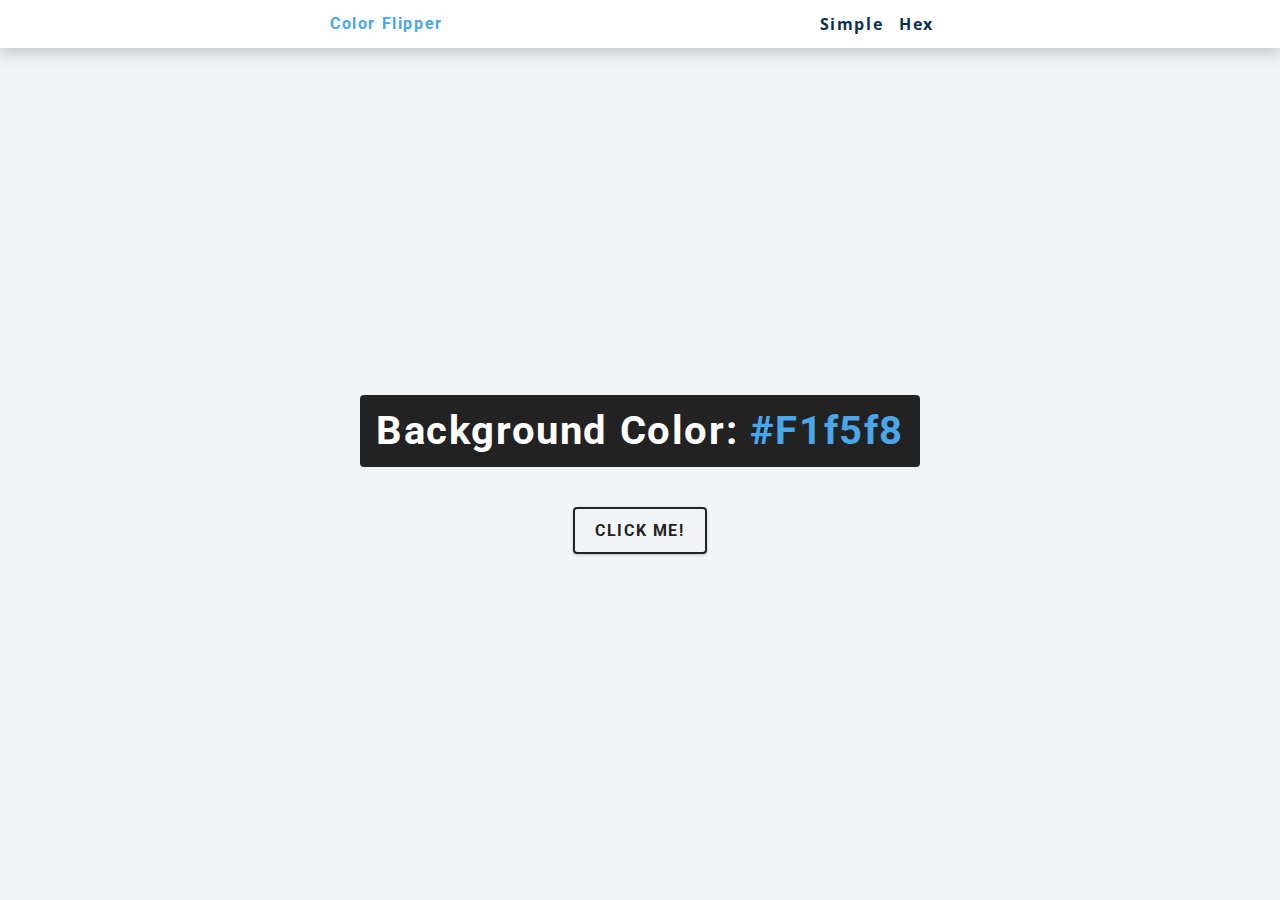
<file: 01-Color-Flipper/index.html>
<!DOCTYPE html>
<html lang="en">
<head>
    <meta charset="UTF-8">
    <meta http-equiv="X-UA-Compatible" content="IE=edge">
    <meta name="viewport" content="width=device-width, initial-scale=1.0">
    <title>Color Flipper</title>
    <link rel="stylesheet" href="style.css">
</head>
<body>
    <nav>
        <div class="nav-center">
            <h4>Color Flipper</h4>
            <ul class="nav-links">
                <li>
                    <a href="index.html">Simple</a>
                </li>
                <li>
                    <a href="hex.html">Hex</a>
                </li>
            </ul>
        </div>
    </nav>
    <main>
        <div class="container">
            <h2>Background Color: <span class="color">
                #f1f5f8
            </span></h2>
            <button class="btn btn-hero" id="btn">Click Me!</button>
        </div>
    </main>
    <script src="app.js"></script>
</body>
</html>
</file>
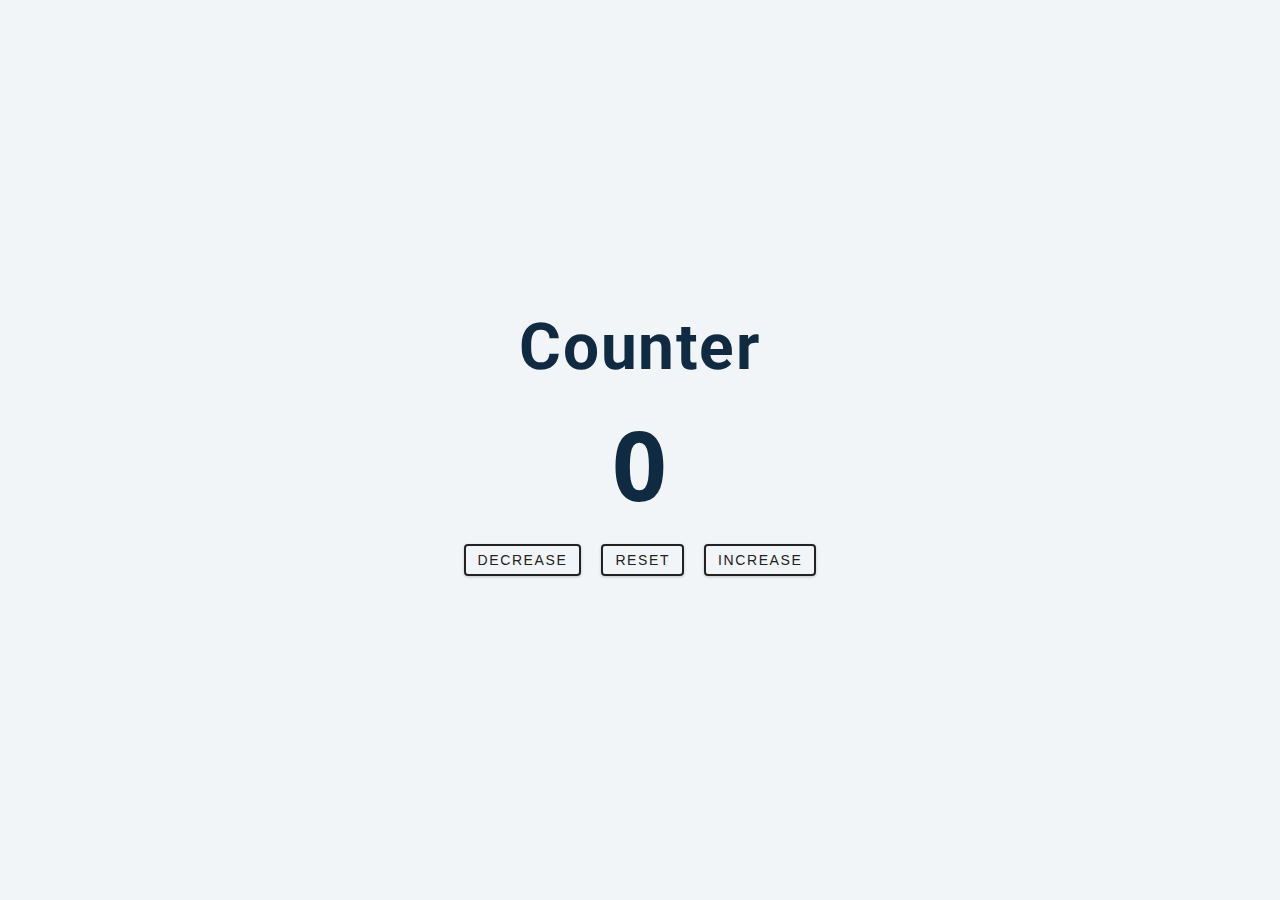
<file: 02-Counter/index.html>
<!DOCTYPE html>
<html lang="en">
<head>
    <meta charset="UTF-8">
    <meta http-equiv="X-UA-Compatible" content="IE=edge">
    <meta name="viewport" content="width=device-width, initial-scale=1.0">
    <title>Counter</title>
    <link rel="stylesheet" href="./style.css">
</head>
<body>
    <main>
        <div class="container">
            <h1>
                Counter
            </h1>
            <span id="value">0</span>
            <div class="button-container">
                <button class="btn decrease">decrease</button>
                <button class="btn reset">reset</button>
                <button class="btn increase">increase</button>
            </div>
        </div>
    </main>
    <script src="app.js"></script>
</body>
</html>
</file>
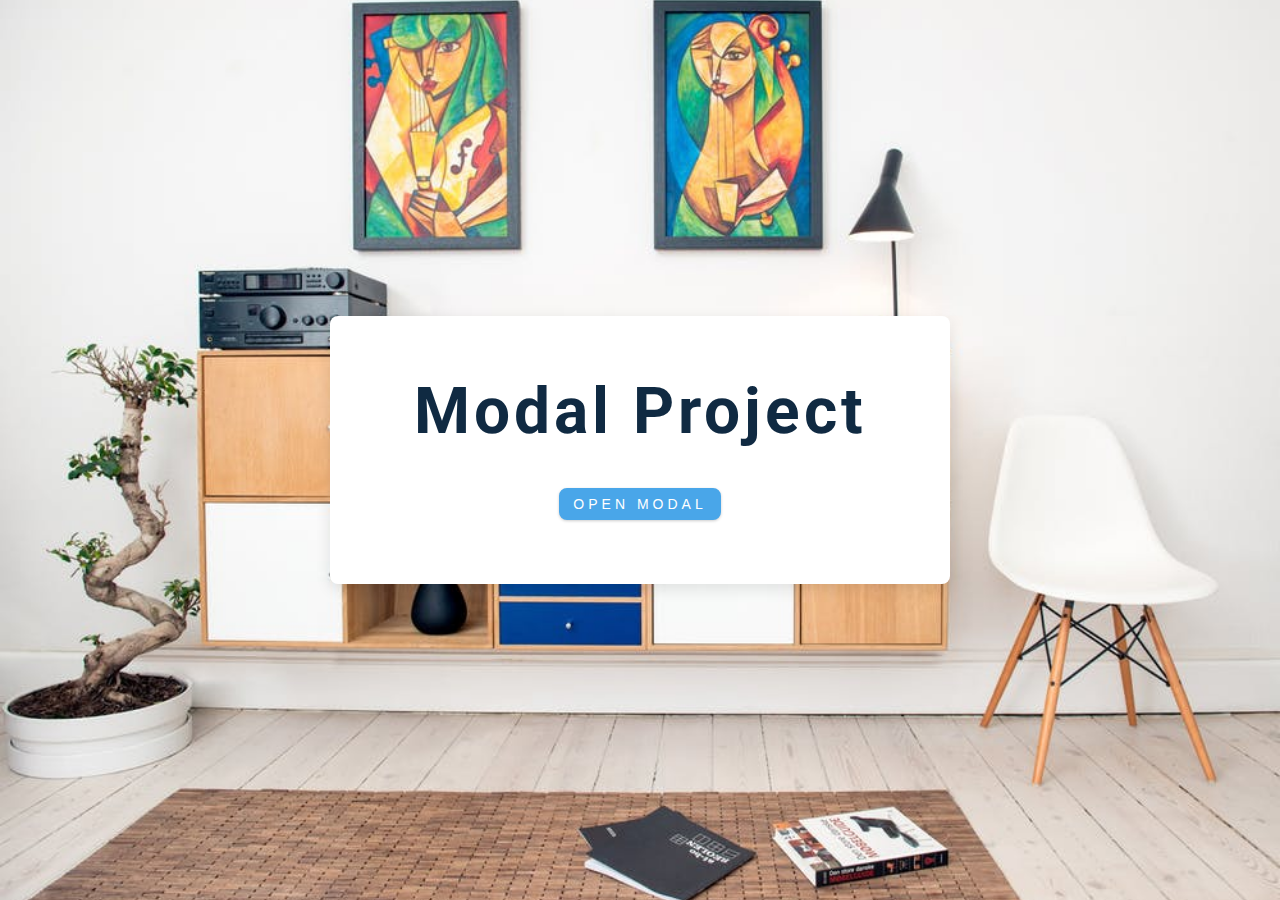
<file: 06-modal/index.html>
<!DOCTYPE html>
<html lang="en">
  <head>
    <meta charset="UTF-8" />
    <meta name="viewport" content="width=device-width, initial-scale=1.0" />
    <title>Modal</title>
    <!-- font-awesome -->
    <link
      rel="stylesheet"
      href="https://cdnjs.cloudflare.com/ajax/libs/font-awesome/5.14.0/css/all.min.css"
    />
    <!-- styles -->
    <link rel="stylesheet" href="styles.css" />
  </head>
  <body>
    <!-- hero -->
    <header class="hero">
      <div class="banner">
        <h1>modal project</h1>
        <button class="btn modal-btn">
          open modal
        </button>
      </div>
    </header>
    <!-- modal -->
    <div class="modal-overlay">
      <div class="modal-container">
        <h3>modal content</h3>
        <button class="close-btn"><i class="fas fa-times"></i></button>
      </div>
    </div>
    <!-- javascript -->
    <script src="app.js"></script>
  </body>
</html>
</file>
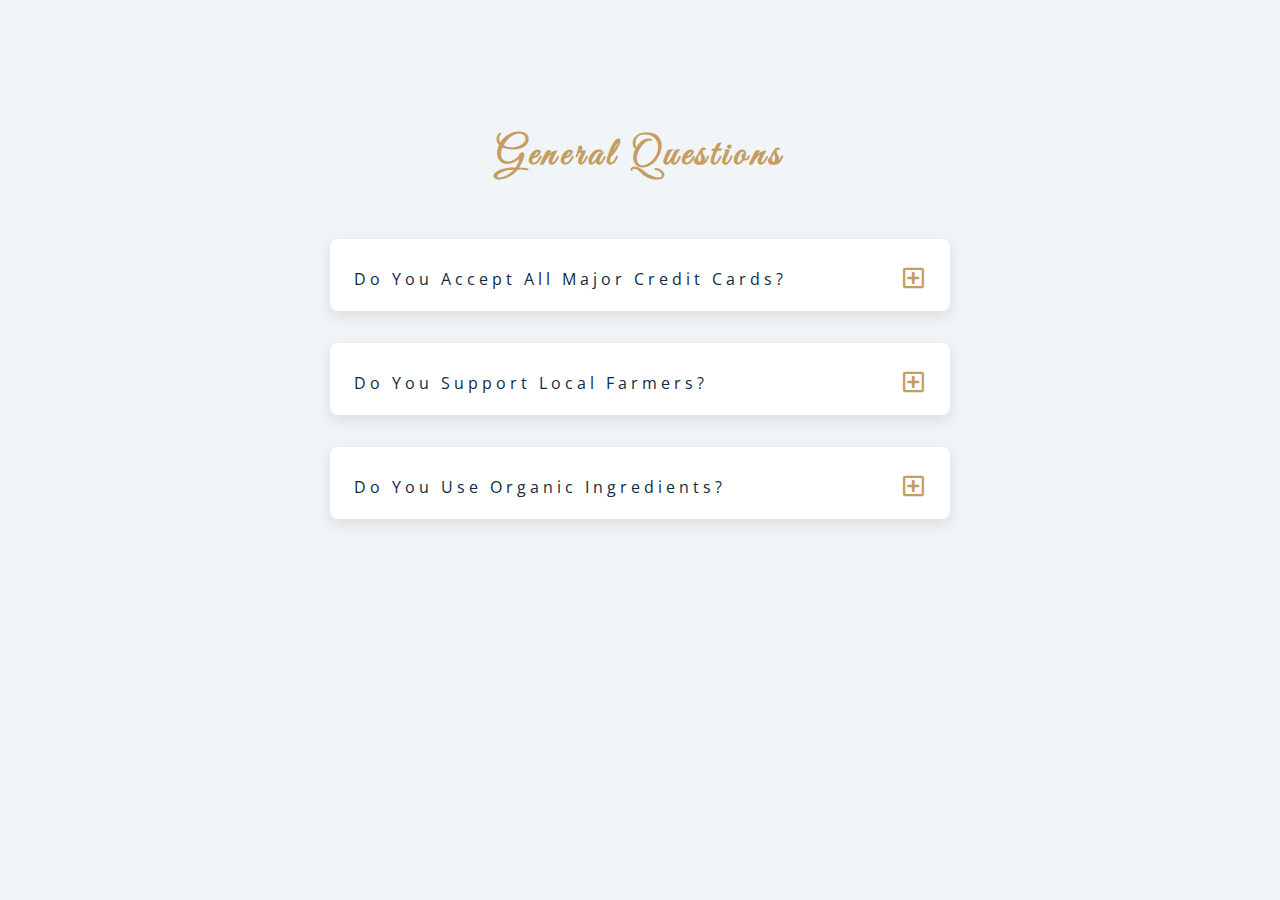
<file: 07-questions/index.html>
<!DOCTYPE html>
<html lang="en">
  <head>
    <meta charset="UTF-8" />
    <meta name="viewport" content="width=device-width, initial-scale=1.0" />
    <title>Q & A</title>
    <!-- font-awesome -->
    <link
      rel="stylesheet"
      href="https://cdnjs.cloudflare.com/ajax/libs/font-awesome/5.14.0/css/all.min.css"
    />
    <!-- extra fonts -->
    <link
      href="https://fonts.googleapis.com/css?family=Great+Vibes&display=swap"
      rel="stylesheet"
    />
    <!-- styles -->
    <link rel="stylesheet" href="styles.css" />
  </head>
  <body>
    <section class="questions">
        <!-- title -->
        <div class="title">
            <h2>general questions</h2>
        </div>
        <!-- questions -->
        <div class="section-center">
            <!-- single question -->
            <article class="question">
                <div class="question-title">
                    <p>do you accept all major credit cards?</p>
                    <button type="button" class="question-btn">
                        <span class="plus-icon">
                            <i class="far fa-plus-square"></i>
                        </span>
                        <span class="minus-icon">
                            <i class="far fa-minus-square"></i>
                        </span>
                    </button>
                </div>
                <!-- question text -->
                <div class="question-text">
                    <p>Lorem ipsum dolor sit amet consectetur adipisicing elit. Labore assumenda est repudiandae numquam deleniti ut!</p>
                </div>
            </article>
            <!-- end single question -->
            <!-- single question -->
            <article class="question">
                <div class="question-title">
                    <p>Do you support local farmers?</p>
                    <button type="button" class="question-btn">
                        <span class="plus-icon">
                            <i class="far fa-plus-square"></i>
                        </span>
                        <span class="minus-icon">
                            <i class="far fa-minus-square"></i>
                        </span>
                    </button>
                </div>
                <!-- question text -->
                <div class="question-text">
                    <p>Lorem ipsum dolor sit amet consectetur adipisicing elit. Labore assumenda est repudiandae numquam deleniti ut!</p>
                </div>
            </article>
            <!-- end single question -->
            <!-- single question -->
            <article class="question">
                <div class="question-title">
                    <p>do you use organic ingredients?</p>
                    <button type="button" class="question-btn">
                        <span class="plus-icon">
                            <i class="far fa-plus-square"></i>
                        </span>
                        <span class="minus-icon">
                            <i class="far fa-minus-square"></i>
                        </span>
                    </button>
                </div>
                <!-- question text -->
                <div class="question-text">
                    <p>Lorem ipsum dolor sit amet consectetur adipisicing elit. Labore assumenda est repudiandae numquam deleniti ut!</p>
                </div>
            </article>
            <!-- end single question -->
        </div>
    </section>
    <!-- javascript -->
    <script src="app.js"></script>
  </body>
</html>
</file>
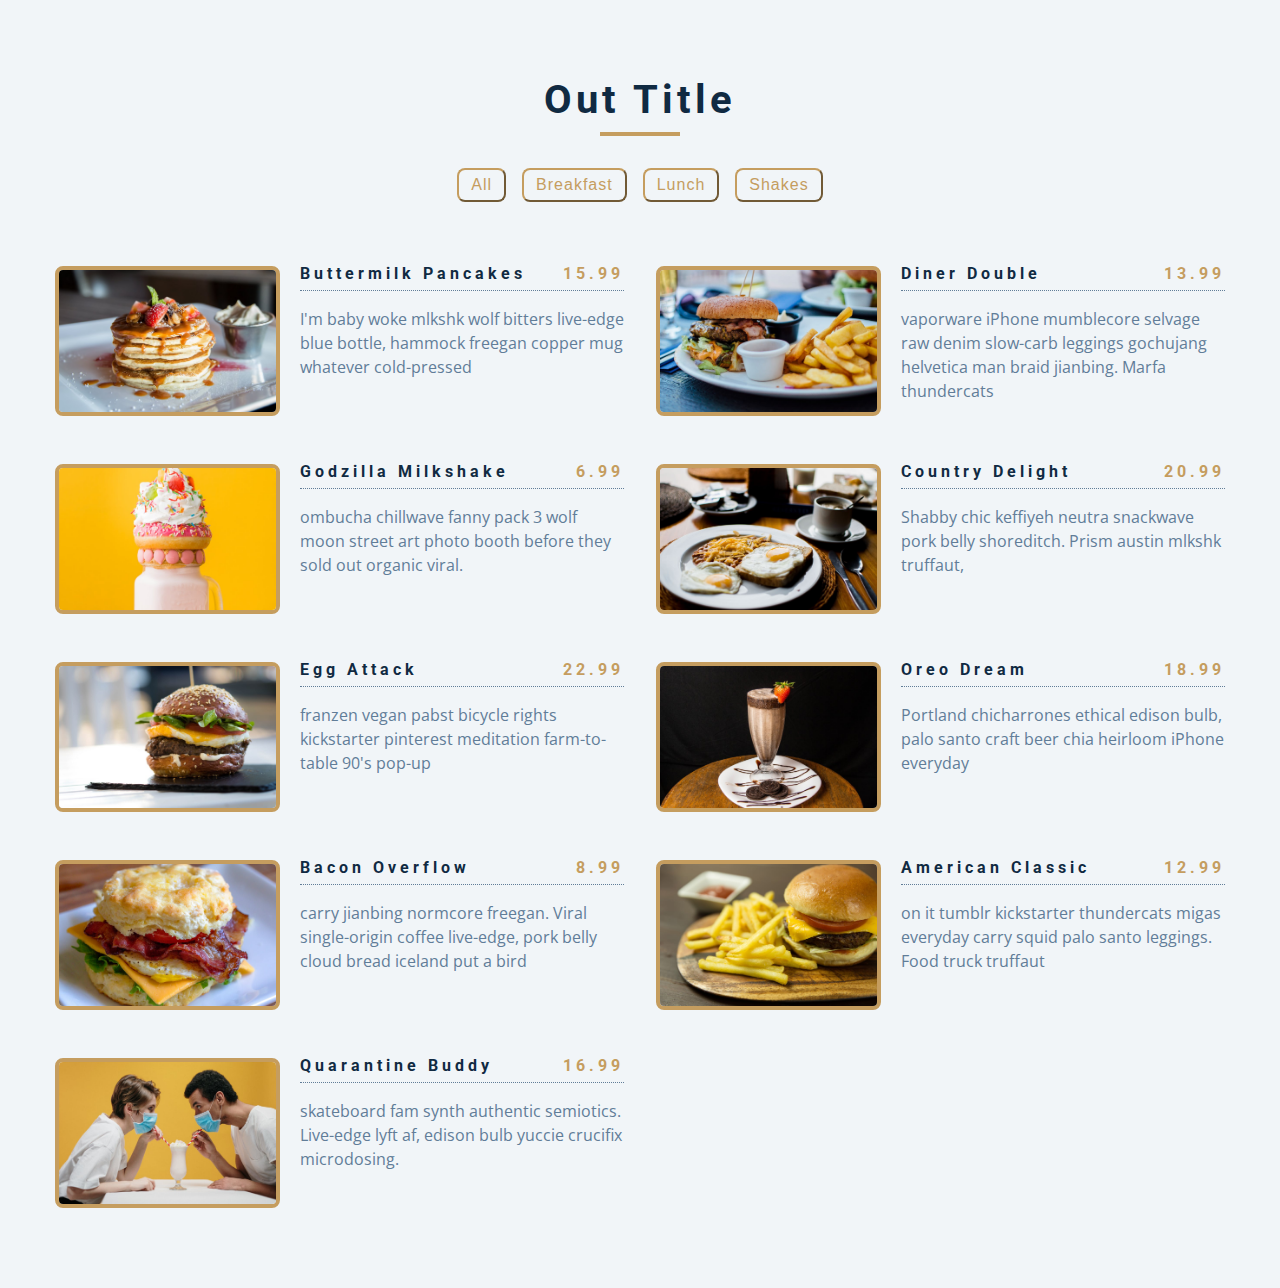
<file: 08-menu/index.html>
<!DOCTYPE html>
<html lang="en">
  <head>
    <meta charset="UTF-8" />
    <meta name="viewport" content="width=device-width, initial-scale=1.0" />
    <title>Starter</title>
    <!-- font-awesome -->
    <link
      rel="stylesheet"
      href="https://cdnjs.cloudflare.com/ajax/libs/font-awesome/5.14.0/css/all.min.css"
    />
    <!-- styles -->
    <link rel="stylesheet" href="styles.css" />
  </head>
  <body>
    <section class="menu">
      <!-- title -->
      <div class="title">
        <h2>out title</h2>
        <div class="underline"></div>
      </div>
      <!-- filter button -->
      <div class="btn-container">
        <!-- <button class="filter-btn" type="button" data-id="all">all</button>
        <button class="filter-btn" type="button" data-id="breakfast">breakfast</button>
        <button class="filter-btn" type="button" data-id="lunch">lunch</button>
        <button class="filter-btn" type="button" data-id="shakes">shakes</button> -->
      </div>
      <!-- menu items -->
      <div class="section-center">
        <!-- single item -->
        <!-- <article class="menu-item">
          <img src="menu-item.jpeg" class="photo" alt="menu item">
          <div class="item-info">
            <header>
              <h4>buttermilk pancakes</h4>
              <h4 class="price">$15</h4>
            </header>
            <p class="item-text">
              Lorem ipsum, dolor sit amet consectetur adipisicing elit. Eum, id.
            </p>
          </div>
        </article> -->
        <!-- end of single item -->
      </div>
    </section>
    <!-- javascript -->
    <script src="app.js"></script>
  </body>
</html>
</file>
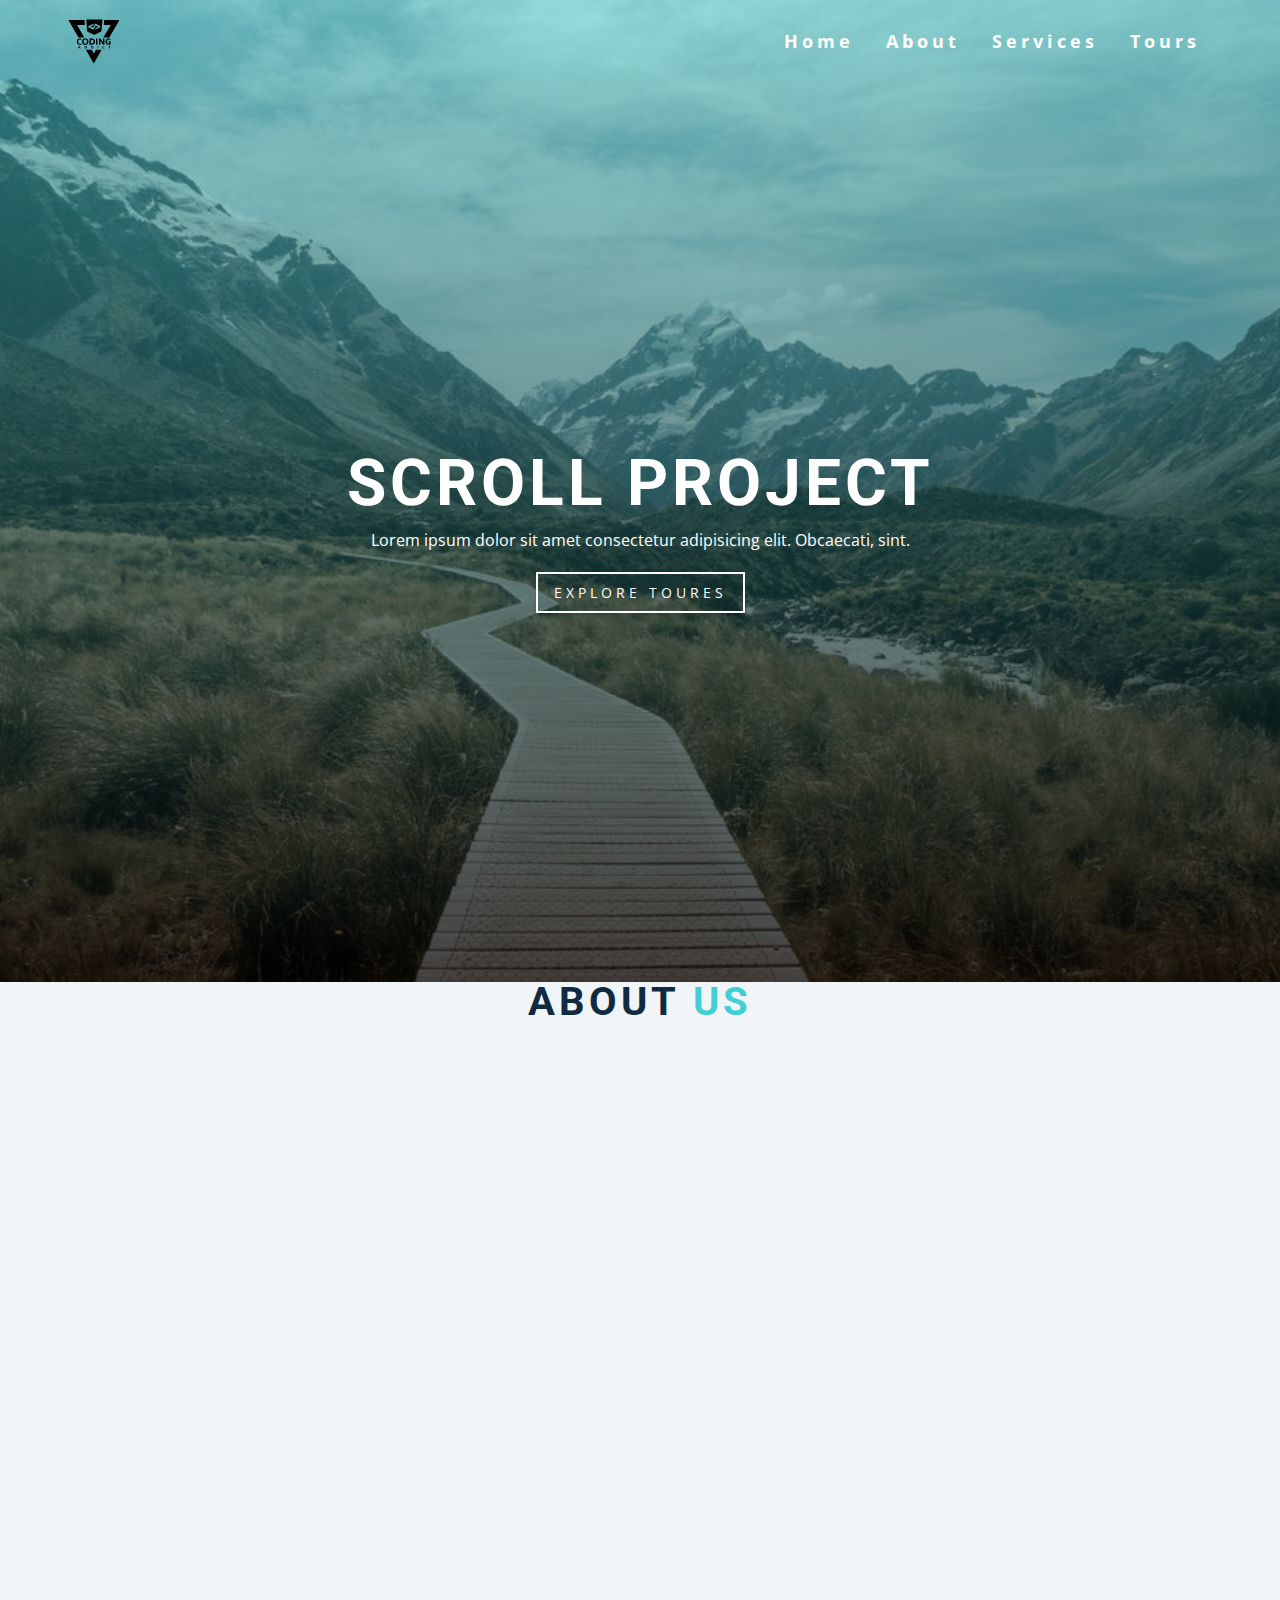
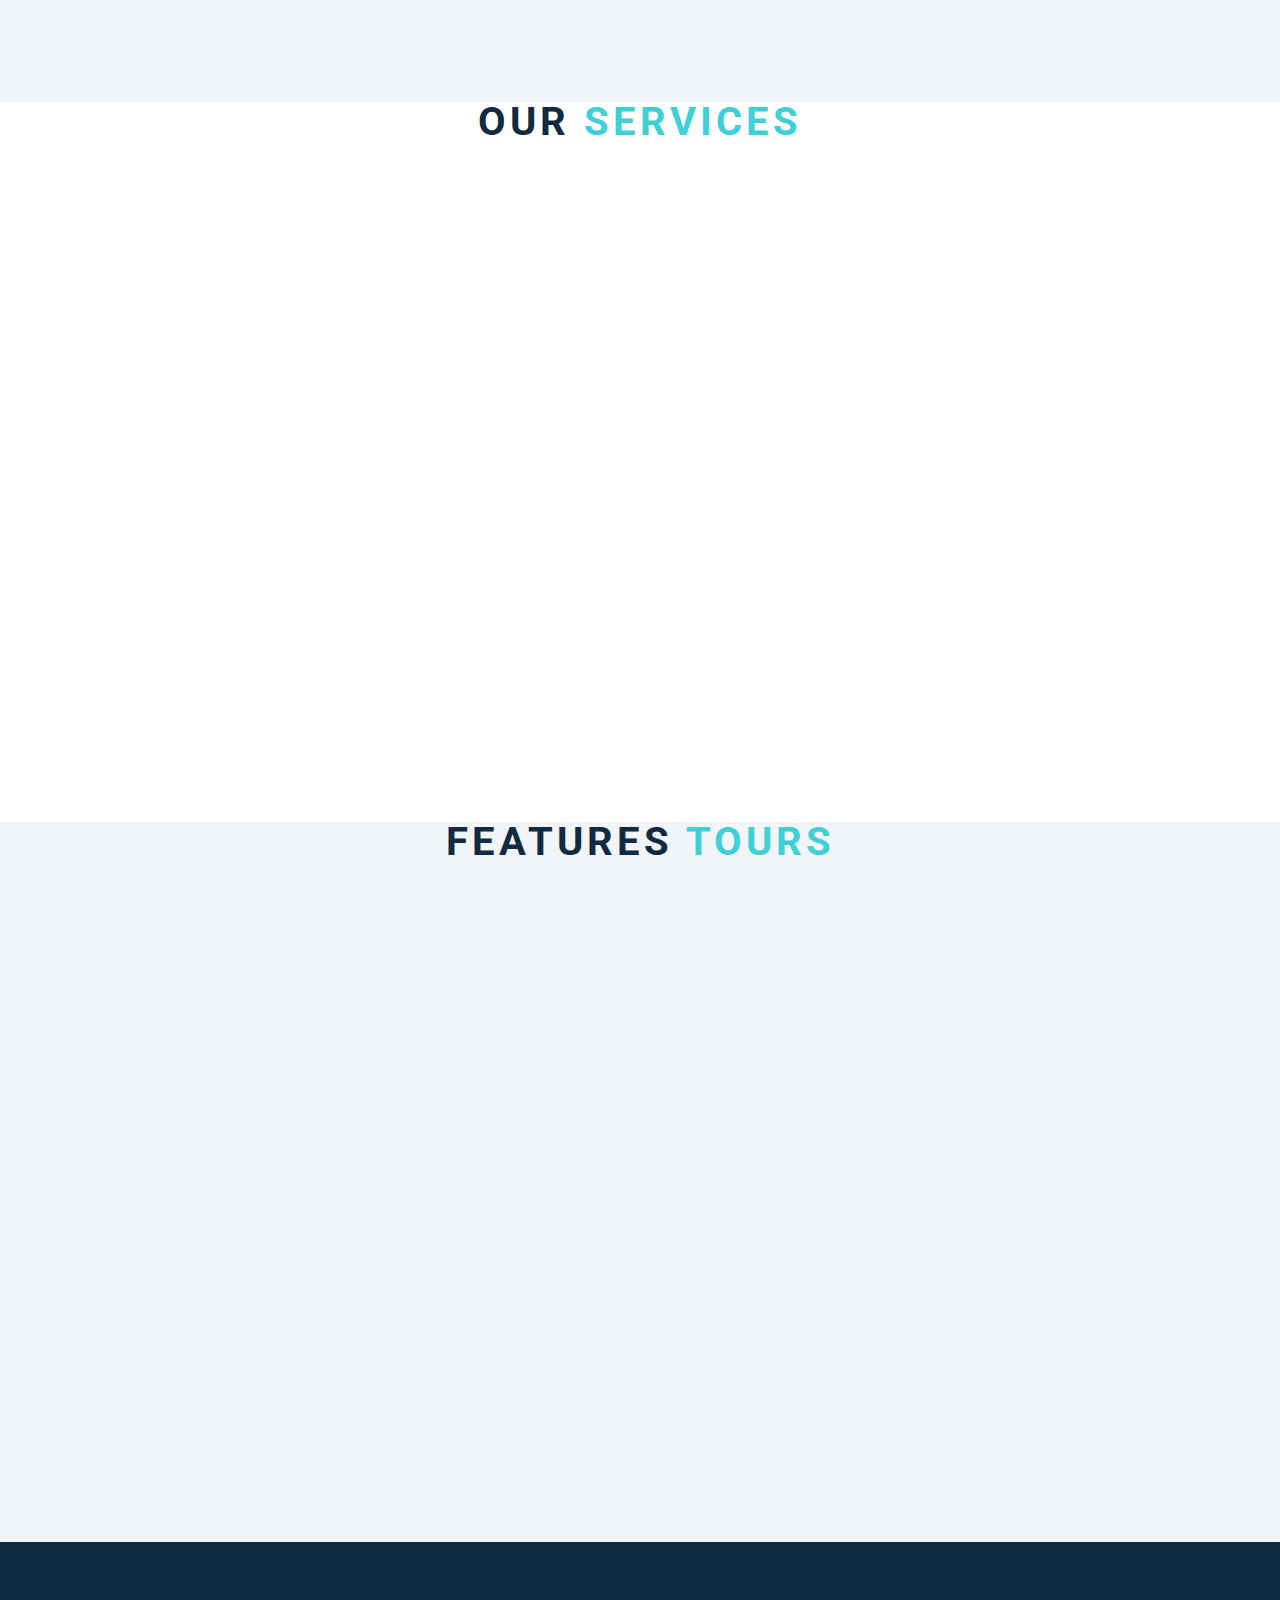
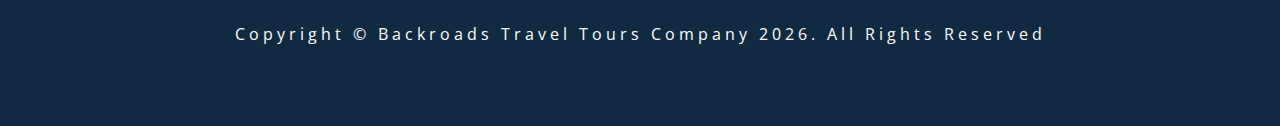
<file: 10-Scroll/index.html>
<!DOCTYPE html>
<html lang="en">
  <head>
    <meta charset="UTF-8" />
    <meta name="viewport" content="width=device-width, initial-scale=1.0" />
    <title>Scroll</title>
    <!-- font-awesome -->
    <link
      rel="stylesheet"
      href="https://cdnjs.cloudflare.com/ajax/libs/font-awesome/5.14.0/css/all.min.css"
    />
    <!-- styles -->
    <link rel="stylesheet" href="styles.css" />
  </head>
  <body>
    <!-- header -->
    <header id="home">
        <!-- nav -->
        <nav id="nav">
            <div class="nav-center">
                <!-- nav header -->
                <div class="nav-header">
                    <img src="logo.svg" alt="logo" class="logo">
                    <button class="nav-toggle">
                        <i class="fas fa-bars"></i>
                    </button>
                </div>
                <!-- links -->
                <div class="links-container">
                    <ul class="links">
                        <li><a href="#home" class="scroll-link">home</a></li>
                        <li><a href="#about" class="scroll-link">about</a></li>
                        <li><a href="#services" class="scroll-link">services</a></li>
                        <li><a href="#tours" class="scroll-link">tours</a></li>
                    </ul>
                </div>
            </div>
        </nav>
        <!-- banner -->
        <div class="banner">
            <div class="container">
                <h1>scroll project</h1>
                <p>Lorem ipsum dolor sit amet consectetur adipisicing elit. Obcaecati, sint.</p>
                <a href="#tours" class="scroll-link btn btn-white">
                    explore toures
                </a>
            </div>
        </div>
    </header>
    <!-- about -->
    <section id="about" class="section">
        <div class="title">
            <h2>about <span>us</span></h2>
        </div>
    </section>
    <!-- services -->
    <section id="services" class="section">
        <div class="title">
            <h2>our <span>services</span></h2>
        </div>
    </section>
        <!-- tours -->
        <section id="tours" class="section">
            <div class="title">
                <h2>features <span>tours</span></h2>
            </div>
        </section>    
    <!-- footer -->
    <footer class="section">
        <p>
            copyright &copy; backroads travel tours company 
            <span id="date"></span>.
            All rights reserved
        </p>
    </footer>
    <!-- back to top -->
    <a href="#home" class="scroll-link top-link">
        <i class="fas fa-arrow-up"></i>
    </a>
    <!-- javascript -->
    <script src="app.js"></script>
  </body>
</html>
</file>
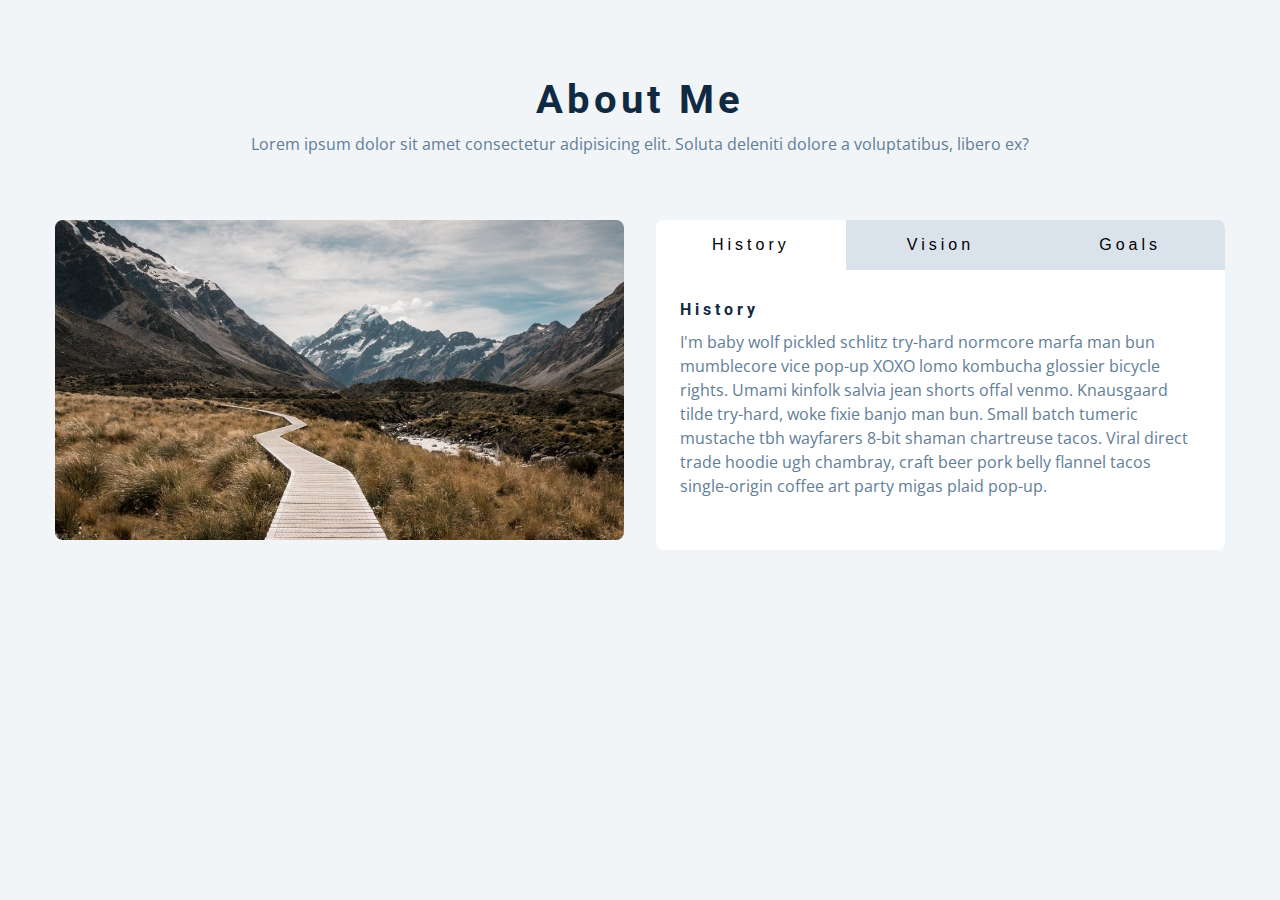
<file: 11-Tabs/index.html>
<!DOCTYPE html>
<html lang="en">
  <head>
    <meta charset="UTF-8" />
    <meta name="viewport" content="width=device-width, initial-scale=1.0" />
    <title>Tabs</title>

    <!-- styles -->
    <link rel="stylesheet" href="styles.css" />
  </head>
  <body>
<section class="section">
<div class="title">
    <h2>about me</h2>
    <p>Lorem ipsum dolor sit amet consectetur adipisicing elit. Soluta deleniti dolore a voluptatibus, libero ex?</p>
</div>
<div class="about-center section-center">
    <article class="about-img">
        <img src="hero-bcg (1).jpeg" alt="some image">
    </article>
    <article class="about">
        <!-- btn container -->
        <div class="btn-container">
            <button class="tab-btn active" data-id="history">history</button>
            <button class="tab-btn" data-id="vision">vision</button>
            <button class="tab-btn" data-id="goals">goals</button>
        </div>
        <article class="about-content">
            <!-- single item -->
            <div class="content active" id="history">
                <h4>history</h4>
                <!-- history -->
                    <p>
                        I'm baby wolf pickled schlitz try-hard normcore marfa man bun mumblecore vice
                        pop-up XOXO lomo kombucha glossier bicycle rights. Umami kinfolk salvia jean
                        shorts offal venmo. Knausgaard tilde try-hard, woke fixie banjo man bun. Small
                        batch tumeric mustache tbh wayfarers 8-bit shaman chartreuse tacos. Viral
                        direct trade hoodie ugh chambray, craft beer pork belly flannel tacos
                        single-origin coffee art party migas plaid pop-up.
                    </p>
            </div>
            <div class="content" id="vision">
                <h4>vision</h4>
                <!-- vision -->
                    <p>
                        Man bun PBR&B keytar copper mug prism, hell of helvetica. Synth crucifix offal
                        deep v hella biodiesel. Church-key listicle polaroid put a bird on it
                        chillwave palo santo enamel pin, tattooed meggings franzen la croix cray.
                        Retro yr aesthetic four loko tbh helvetica air plant, neutra palo santo tofu
                        mumblecore. Hoodie bushwick pour-over jean shorts chartreuse shabby chic. Roof
                        party hammock master cleanse pop-up truffaut, bicycle rights skateboard
                        affogato readymade sustainable deep v live-edge schlitz narwhal.
                    </p>
                    <ul>
                        <li>list item</li>
                        <li>list item</li>
                        <li>list item</li>
                    </ul>
            </div>
            <div class="content" id="goals">
                <h4>goals</h4>
                <!-- goals -->
                    <p>
                        Chambray authentic truffaut, kickstarter brunch taxidermy vape heirloom four
                        dollar toast raclette shoreditch church-key. Poutine etsy tote bag, cred
                        fingerstache leggings cornhole everyday carry blog gastropub. Brunch biodiesel
                        sartorial mlkshk swag, mixtape hashtag marfa readymade direct trade man braid
                        cold-pressed roof party. Small batch adaptogen coloring book heirloom.
                        Letterpress food truck hammock literally hell of wolf beard adaptogen everyday
                        carry. Dreamcatcher pitchfork yuccie, banh mi salvia venmo photo booth quinoa
                        chicharrones.
                    </p>
            </div>
            <!-- end of single item -->
        </article>
    
    </article>
</div>
</section>    
<!-- javascript -->
    <script src="app.js"></script>
  </body>
</html>
</file>
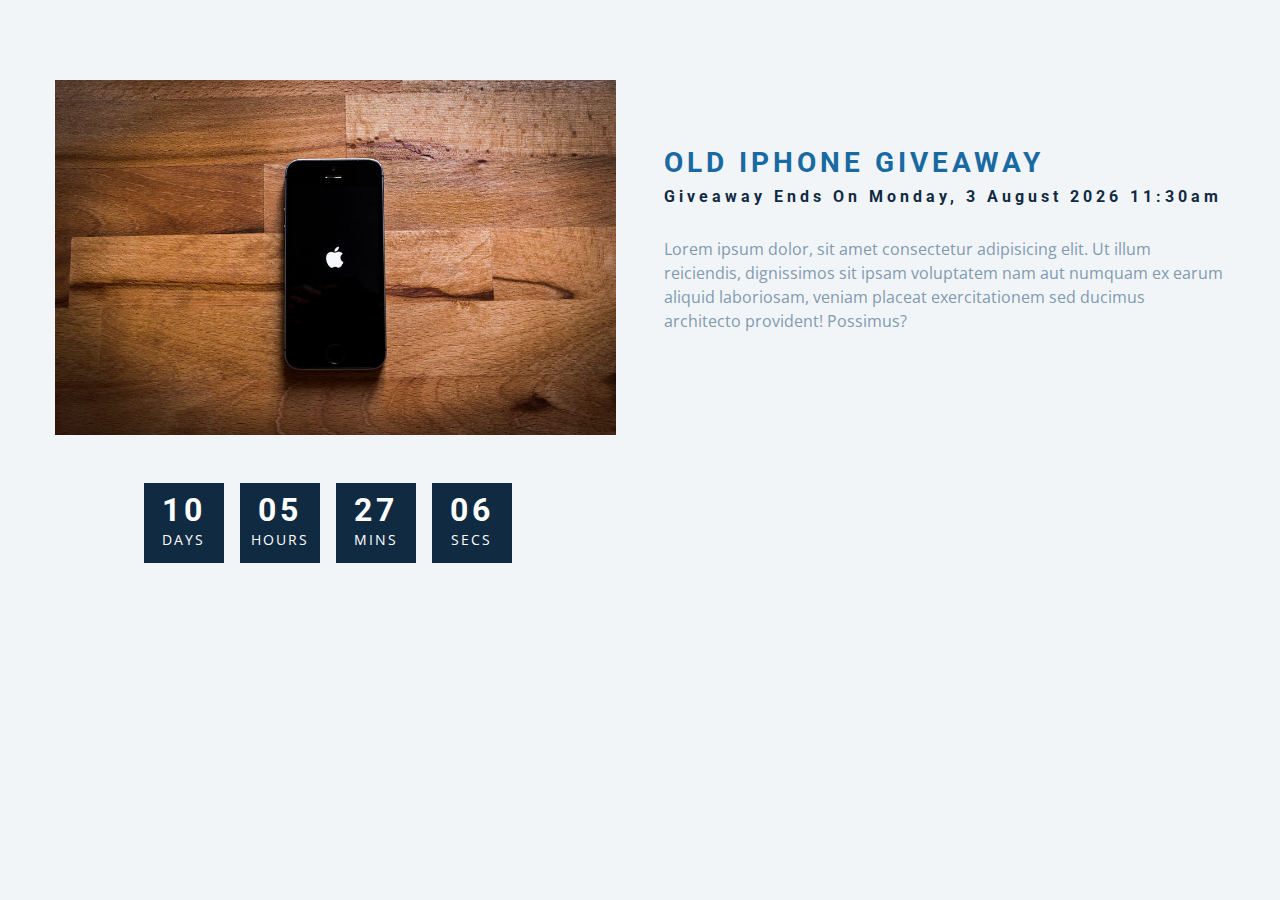
<file: 12-Countdown/index.html>
<!DOCTYPE html>
<html lang="en">
  <head>
    <meta charset="UTF-8" />
    <meta name="viewport" content="width=device-width, initial-scale=1.0" />
    <title>Countdown</title>

    <!-- styles -->
    <link rel="stylesheet" href="styles.css" />
  </head>
  <body>
    <section class="section-center">
        <!-- image -->
        <article class="gift-img">
            <img src="gift.jpeg" alt="gift picture">
        </article>
        <!-- info -->
        <article class="gift-info">
            <h3>old iphone giveaway</h3>
            <h4 class="giveaway">
                giveaway ends on Sunday, 24 April 2020, 8:00am
            </h4>
            <p>Lorem ipsum dolor, sit amet consectetur adipisicing elit. Ut illum reiciendis, dignissimos sit ipsam voluptatem nam aut numquam ex earum aliquid laboriosam, veniam placeat exercitationem sed ducimus architecto provident! Possimus?</p>
        </article>
        <div class="deadline">
            <!-- days -->
            <div class="deadline-format">
                <div>
                    <h4 class="days">34</h4>
                    <span>days</span>
                </div>
            </div>
            <!-- end of item -->
            <!-- hours -->
            <div class="deadline-format">
                <div>
                    <h4 class="hours">34</h4>
                    <span>hours</span>
                </div>
            </div>
            <!-- end of item -->
            <!-- minutes -->
            <div class="deadline-format">
                <div>
                    <h4 class="mins">34</h4>
                    <span>mins</span>
                </div>
            </div>
            <!-- end of item -->
            <!-- seconds -->
            <div class="deadline-format">
                <div>
                    <h4 class="secs">34</h4>
                    <span>secs</span>
                </div>
            </div>
            <!-- end of item -->
        </div>
    </section>
    <!-- javascript -->
    <script src="app.js"></script>
  </body>
</html>
</file>
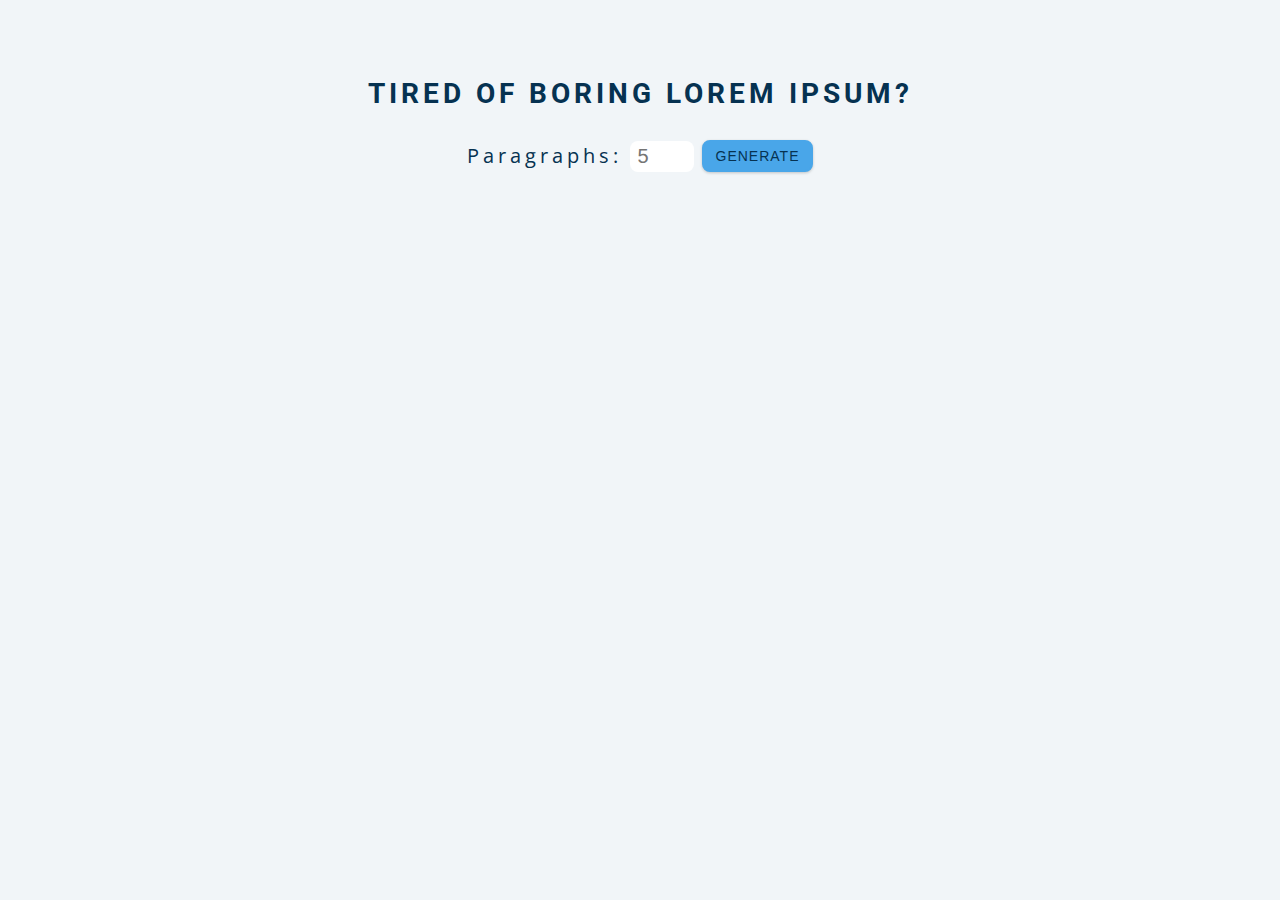
<file: 13-lorem/index.html>
<!DOCTYPE html>
<html lang="en">
  <head>
    <meta charset="UTF-8" />
    <meta name="viewport" content="width=device-width, initial-scale=1.0" />
    <title>Lorem Ipsum</title>

    <!-- styles -->
    <link rel="stylesheet" href="styles.css" />
  </head>
  <body>
    <section class="section-center">
        <h3>tired of boring lorem ipsum?</h3>
        <form class="lorem-form">
            <label for="amount">paragraphs:</label>
            <input type="number" name="amount" id="amount" placeholder="5">
            <button type="submit" class="btn">generate</button>
        </form>
        <article class="lorem-text"></article>
    </section>
    <!-- javascript -->
    <script src="app.js"></script>
  </body>
</html>
</file>
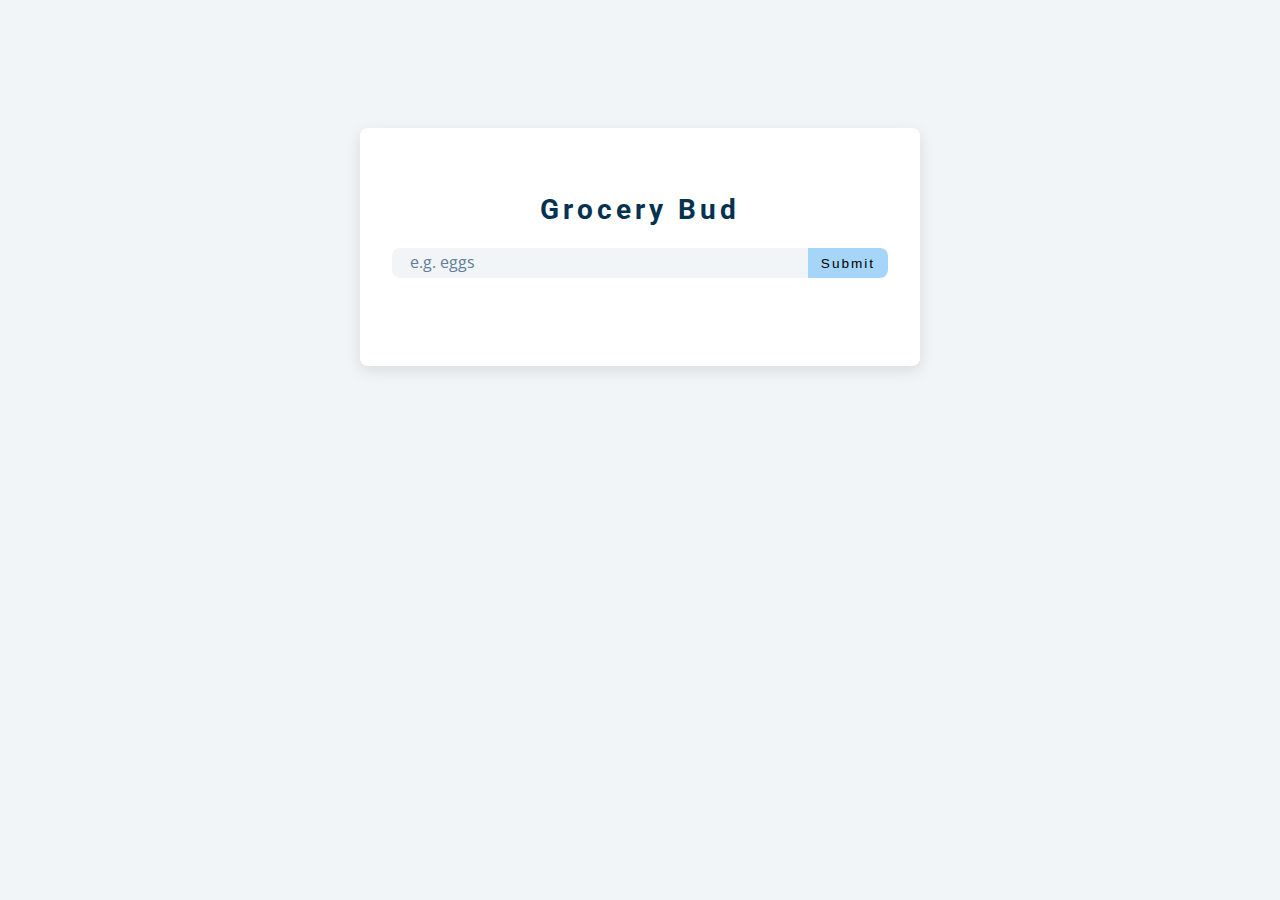
<file: 14-grocery/index.html>
<!DOCTYPE html>
<html lang="en">
  <head>
    <meta charset="UTF-8" />
    <meta name="viewport" content="width=device-width, initial-scale=1.0" />
    <title>Grocery Bud</title>
    <!-- font-awesome -->
    <link
      rel="stylesheet"
      href="https://cdnjs.cloudflare.com/ajax/libs/font-awesome/5.14.0/css/all.min.css"
    />
    <!-- styles -->
    <link rel="stylesheet" href="styles.css" />
  </head>
  <body>
    <section class="section-center">
      <!-- form -->
      <form class="grocery-form">
        <p class="alert"></p>
        <h3>grocery bud</h3>
        <div class="form-control">
          <input type="text" id="grocery" placeholder="e.g. eggs" />
          <button type="submit" class="submit-btn">submit</button>
        </div>
      </form>
      <!-- list -->
      <div class="grocery-container">
        <div class="grocery-list"></div>
        <button class="clear-btn">clear items</button>
      </div>
    </section>
    <!-- javascript -->
    <script src="app.js"></script>
  </body>
</html>
</file>
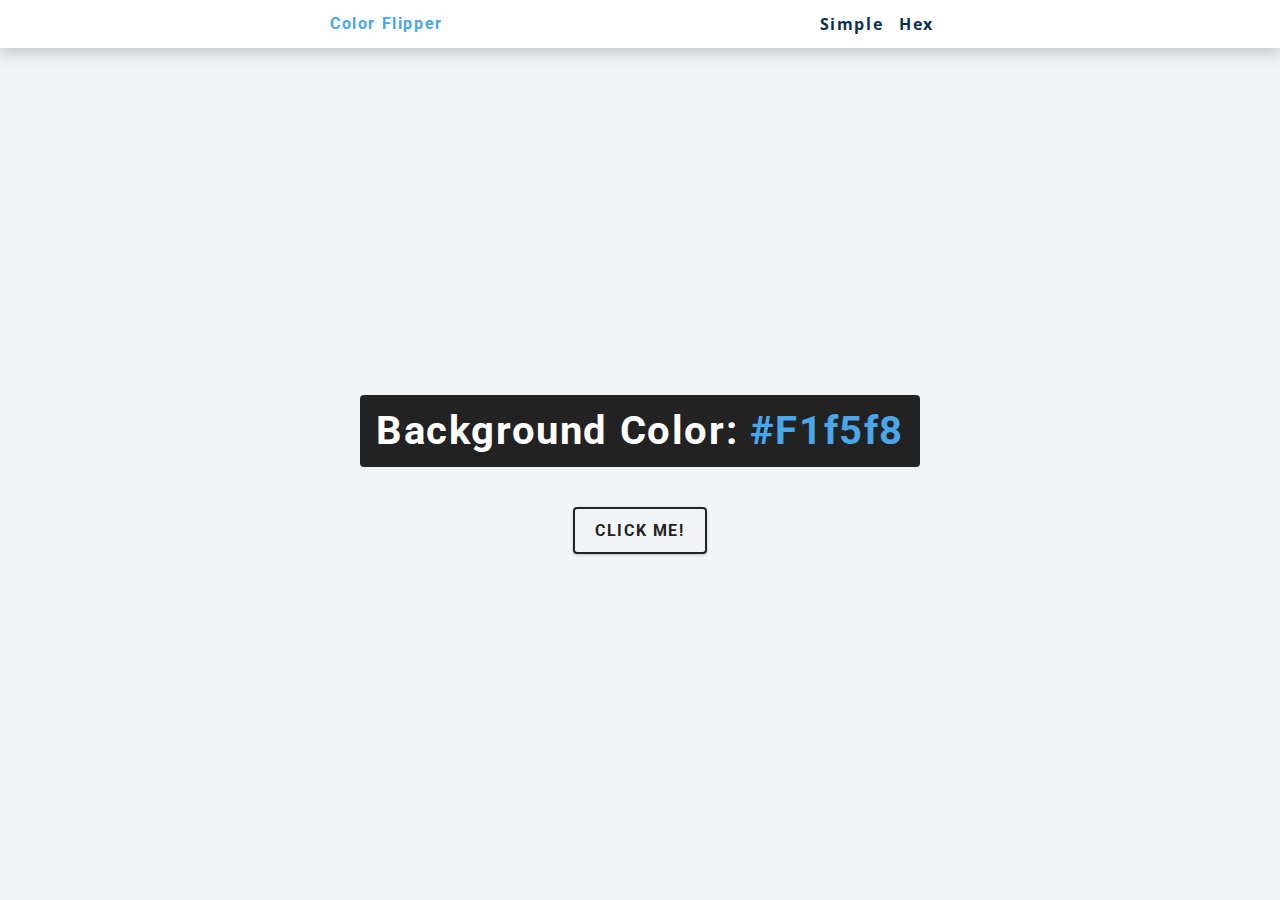
<file: 01-Color-Flipper/hex.html>
<!DOCTYPE html>
<html lang="en">
<head>
    <meta charset="UTF-8">
    <meta http-equiv="X-UA-Compatible" content="IE=edge">
    <meta name="viewport" content="width=device-width, initial-scale=1.0">
    <title>Color Flipper</title>
    <link rel="stylesheet" href="style.css">
</head>
<body>
    <nav>
        <div class="nav-center">
            <h4>Color Flipper</h4>
            <ul class="nav-links">
                <li>
                    <a href="index.html">Simple</a>
                </li>
                <li>
                    <a href="hex.html">Hex</a>
                </li>
            </ul>
        </div>
    </nav>
    <main>
        <div class="container">
            <h2>Background Color: <span class="color">
                #f1f5f8
            </span></h2>
            <button class="btn btn-hero" id="btn">Click Me!</button>
        </div>
    </main>
    <script src="hex.js"></script>
</body>
</html>
</file>
<file: 01-Color-Flipper/style.css>
/*
=============== 
Fonts
===============
*/
@import url("https://fonts.googleapis.com/css?family=Open+Sans|Roboto:400,700&display=swap");

/*
=============== 
Variables
===============a
*/

:root {
  /* dark shades of primary color*/
  --clr-primary-1: hsl(205, 86%, 17%);
  --clr-primary-2: hsl(205, 77%, 27%);
  --clr-primary-3: hsl(205, 72%, 37%);
  --clr-primary-4: hsl(205, 63%, 48%);
  /* primary/main color */
  --clr-primary-5: hsl(205, 78%, 60%);
  /* lighter shades of primary color */
  --clr-primary-6: hsl(205, 89%, 70%);
  --clr-primary-7: hsl(205, 90%, 76%);
  --clr-primary-8: hsl(205, 86%, 81%);
  --clr-primary-9: hsl(205, 90%, 88%);
  --clr-primary-10: hsl(205, 100%, 96%);
  /* darkest grey - used for headings */
  --clr-grey-1: hsl(209, 61%, 16%);
  --clr-grey-2: hsl(211, 39%, 23%);
  --clr-grey-3: hsl(209, 34%, 30%);
  --clr-grey-4: hsl(209, 28%, 39%);
  /* grey used for paragraphs */
  --clr-grey-5: hsl(210, 22%, 49%);
  --clr-grey-6: hsl(209, 23%, 60%);
  --clr-grey-7: hsl(211, 27%, 70%);
  --clr-grey-8: hsl(210, 31%, 80%);
  --clr-grey-9: hsl(212, 33%, 89%);
  --clr-grey-10: hsl(210, 36%, 96%);
  --clr-white: #fff;
  --clr-red-dark: hsl(360, 67%, 44%);
  --clr-red-light: hsl(360, 71%, 66%);
  --clr-green-dark: hsl(125, 67%, 44%);
  --clr-green-light: hsl(125, 71%, 66%);
  --clr-black: #222;
  --ff-primary: "Roboto", sans-serif;
  --ff-secondary: "Open Sans", sans-serif;
  --transition: all 0.3s linear;
  --spacing: 0.1rem;
  --radius: 0.25rem;
  --light-shadow: 0 5px 15px rgba(0, 0, 0, 0.1);
  --dark-shadow: 0 5px 15px rgba(0, 0, 0, 0.2);
  --max-width: 1170px;
  --fixed-width: 620px;
}
/*
=============== 
Global Styles
===============
*/

*,
::after,
::before {
  margin: 0;
  padding: 0;
  box-sizing: border-box;
}

body {
    font-family: var(--ff-secondary);
    background: var(--clr-grey-10);
    color: var(--clr-grey-1);
    line-height: 1.5;
    font-size: 0.875rem;
  }
  
ul {
  list-style-type: none;
}

a {
    text-decoration: none;
}
  
h1,
h2,
h3,
h4 {
  letter-spacing: var(--spacing);
  text-transform: capitalize;
  line-height: 1.25;
  margin-bottom: 0.75rem;
  font-family: var(--ff-primary);
}

h1 {
    font-size: 3rem;
}

h2 {
    font-size: 2rem;
  }
  h3 {
    font-size: 1.25rem;
  }
  h4 {
    font-size: 0.875rem;
  }
  
  p {
    margin-bottom: 1.25rem;
    color: var(--clr-grey-5);
  }
  
  @media screen and (min-width: 800px) {
    h1 {
      font-size: 4rem;
    }
    h2 {
      font-size: 2.5rem;
    }
    h3 {
      font-size: 1.75rem;
    }
    h4 {
      font-size: 1rem;
    }
    body {
      font-size: 1rem;
    }
    h1,
    h2,
    h3,
    h4 {
      line-height: 1;
    }
  }
  
/*  global classes */

/* section */
.section {
    padding: 5rem 0;
  }
  
  .section-center {
    width: 90vw;
    margin: 0 auto;
    max-width: 1170px;
  }
  
  @media screen and (min-width: 992px) {
    .section-center {
      width: 95vw;
    }
  }
  main {
    min-height: 100vh;
    display: grid;
    place-items: center;
  }
  

/*
=============== 
Nav
===============
*/
nav {
    background: var(--clr-white);
    height: 3rem;
    display: grid;
    align-items: center;
    box-shadow: var(--dark-shadow);
  }

  .nav-center {
    width: 90vw;
    max-width: var(--fixed-width);
    margin: 0 auto;
    display: flex;
    align-items: center;
    justify-content: space-between;
  }

  .nav-center h4 {
    margin-bottom: 0;
    color: var(--clr-primary-5);
  }

  .nav-links {
    display: flex;
  }


  nav a {
    text-transform: capitalize;
    font-weight: 700;
    font-size: 1rem;
    color: var(--clr-primary-1);
    letter-spacing: var(--spacing);
    margin-right: 1rem;
  }

  nav a:hover {
    color: var(--clr-primary-5);
  }


  /*
=============== 
Container
===============
*/
main {
  min-height: calc(100vh - 3rem);
  display: grid;
  place-items: center;
}

.container {
    text-align: center;
  }

  .container h2 {
    background: var(--clr-black);
    color: var(--clr-white);
    padding: 1rem;
    border-radius: var(--radius);
    margin-bottom: 2.5rem;
  }

  .color {
    color: var(--clr-primary-5);
  }

  .btn-hero {
  font-family: var(--ff-primary);
  text-transform: uppercase;
  background: transparent;
  color: var(--clr-black);
  letter-spacing: var(--spacing);
  display: inline-block;
  font-weight: 700;
  transition: var(--transition);
  border: 2px solid var(--clr-black);
  cursor: pointer;
  box-shadow: 0 1px 3px rgba(0, 0, 0, 0.2);
  border-radius: var(--radius);
  font-size: 1rem;
  padding: 0.75rem 1.25rem;
}

.btn-hero:hover {
    color: var(--clr-white);
    background: var(--clr-black);
  }
</file>
<file: 02-Counter/style.css>
/*
=============== 
Fonts
===============
*/
@import url("https://fonts.googleapis.com/css?family=Open+Sans|Roboto:400,700&display=swap");

/*
=============== 
Variables
===============
*/

:root {
  /* dark shades of primary color*/
  --clr-primary-1: hsl(205, 86%, 17%);
  --clr-primary-2: hsl(205, 77%, 27%);
  --clr-primary-3: hsl(205, 72%, 37%);
  --clr-primary-4: hsl(205, 63%, 48%);
  /* primary/main color */
  --clr-primary-5: hsl(205, 78%, 60%);
  /* lighter shades of primary color */
  --clr-primary-6: hsl(205, 89%, 70%);
  --clr-primary-7: hsl(205, 90%, 76%);
  --clr-primary-8: hsl(205, 86%, 81%);
  --clr-primary-9: hsl(205, 90%, 88%);
  --clr-primary-10: hsl(205, 100%, 96%);
  /* darkest grey - used for headings */
  --clr-grey-1: hsl(209, 61%, 16%);
  --clr-grey-2: hsl(211, 39%, 23%);
  --clr-grey-3: hsl(209, 34%, 30%);
  --clr-grey-4: hsl(209, 28%, 39%);
  /* grey used for paragraphs */
  --clr-grey-5: hsl(210, 22%, 49%);
  --clr-grey-6: hsl(209, 23%, 60%);
  --clr-grey-7: hsl(211, 27%, 70%);
  --clr-grey-8: hsl(210, 31%, 80%);
  --clr-grey-9: hsl(212, 33%, 89%);
  --clr-grey-10: hsl(210, 36%, 96%);
  --clr-white: #fff;
  --clr-red-dark: hsl(360, 67%, 44%);
  --clr-red-light: hsl(360, 71%, 66%);
  --clr-green-dark: hsl(125, 67%, 44%);
  --clr-green-light: hsl(125, 71%, 66%);
  --clr-black: #222;
  --ff-primary: "Roboto", sans-serif;
  --ff-secondary: "Open Sans", sans-serif;
  --transition: all 0.3s linear;
  --spacing: 0.1rem;
  --radius: 0.25rem;
  --light-shadow: 0 5px 15px rgba(0, 0, 0, 0.1);
  --dark-shadow: 0 5px 15px rgba(0, 0, 0, 0.2);
  --max-width: 1170px;
  --fixed-width: 620px;
}
/*
=============== 
Global Styles
===============
*/

*,
::after,
::before {
  margin: 0;
  padding: 0;
  box-sizing: border-box;
}
body {
  font-family: var(--ff-secondary);
  background: var(--clr-grey-10);
  color: var(--clr-grey-1);
  line-height: 1.5;
  font-size: 0.875rem;
}
ul {
  list-style-type: none;
}
a {
  text-decoration: none;
}
h1,
h2,
h3,
h4 {
  letter-spacing: var(--spacing);
  text-transform: capitalize;
  line-height: 1.25;
  margin-bottom: 0.75rem;
  font-family: var(--ff-primary);
}
h1 {
  font-size: 3rem;
}
h2 {
  font-size: 2rem;
}
h3 {
  font-size: 1.25rem;
}
h4 {
  font-size: 0.875rem;
}
p {
  margin-bottom: 1.25rem;
  color: var(--clr-grey-5);
}
@media screen and (min-width: 800px) {
  h1 {
    font-size: 4rem;
  }
  h2 {
    font-size: 2.5rem;
  }
  h3 {
    font-size: 1.75rem;
  }
  h4 {
    font-size: 1rem;
  }
  body {
    font-size: 1rem;
  }
  h1,
  h2,
  h3,
  h4 {
    line-height: 1;
  }
}
/*  global classes */

/* section */
.section {
  padding: 5rem 0;
}

.section-center {
  width: 90vw;
  margin: 0 auto;
  max-width: 1170px;
}
@media screen and (min-width: 992px) {
  .section-center {
    width: 95vw;
  }
}
main {
  min-height: 100vh;
  display: grid;
  place-items: center;
}

/*
=============== 
Counter
===============
*/

main {
  min-height: 100vh;
  display: grid;
  place-items: center;
}
.container {
  text-align: center;
}
#value {
  font-size: 6rem;
  font-weight: bold;
}
.btn {
  text-transform: uppercase;
  background: transparent;
  color: var(--clr-black);
  padding: 0.375rem 0.75rem;
  letter-spacing: var(--spacing);
  display: inline-block;
  transition: var(--transition);
  font-size: 0.875rem;
  border: 2px solid var(--clr-black);
  cursor: pointer;
  box-shadow: 0 1px 3px rgba(0, 0, 0, 0.2);
  border-radius: var(--radius);
  margin: 0.5rem;
}
.btn:hover {
  color: var(--clr-white);
  background: var(--clr-black);
}
</file>
<file: 06-modal/styles.css>
/*
=============== 
Fonts
===============
*/
@import url("https://fonts.googleapis.com/css?family=Open+Sans|Roboto:400,700&display=swap");

/*
=============== 
Variables
===============
*/

:root {
  /* dark shades of primary color*/
  --clr-primary-1: hsl(205, 86%, 17%);
  --clr-primary-2: hsl(205, 77%, 27%);
  --clr-primary-3: hsl(205, 72%, 37%);
  --clr-primary-4: hsl(205, 63%, 48%);
  /* primary/main color */
  --clr-primary-5: #49a6e9;
  /* --clr-primary-5: rgb(73, 166, 233); */
  /* lighter shades of primary color */
  --clr-primary-6: hsl(205, 89%, 70%);
  --clr-primary-7: hsl(205, 90%, 76%);
  --clr-primary-8: hsl(205, 86%, 81%);
  --clr-primary-9: hsl(205, 90%, 88%);
  --clr-primary-10: hsl(205, 100%, 96%);
  /* darkest grey - used for headings */
  --clr-grey-1: hsl(209, 61%, 16%);
  --clr-grey-2: hsl(211, 39%, 23%);
  --clr-grey-3: hsl(209, 34%, 30%);
  --clr-grey-4: hsl(209, 28%, 39%);
  /* grey used for paragraphs */
  --clr-grey-5: hsl(210, 22%, 49%);
  --clr-grey-6: hsl(209, 23%, 60%);
  --clr-grey-7: hsl(211, 27%, 70%);
  --clr-grey-8: hsl(210, 31%, 80%);
  --clr-grey-9: hsl(212, 33%, 89%);
  --clr-grey-10: hsl(210, 36%, 96%);
  --clr-white: #fff;
  --clr-red-dark: hsl(360, 67%, 44%);
  --clr-red-light: hsl(360, 71%, 66%);
  --clr-green-dark: hsl(125, 67%, 44%);
  --clr-green-light: hsl(125, 71%, 66%);
  --clr-black: #222;
  --ff-primary: "Roboto", sans-serif;
  --ff-secondary: "Open Sans", sans-serif;
  --transition: all 0.3s linear;
  --spacing: 0.25rem;
  --radius: 0.5rem;
  --light-shadow: 0 5px 15px rgba(0, 0, 0, 0.1);
  --dark-shadow: 0 5px 15px rgba(0, 0, 0, 0.2);
  --max-width: 1170px;
  --fixed-width: 620px;
}
/*
=============== 
Global Styles
===============
*/

*,
::after,
::before {
  margin: 0;
  padding: 0;
  box-sizing: border-box;
}
body {
  font-family: var(--ff-secondary);
  background: var(--clr-grey-10);
  color: var(--clr-grey-1);
  line-height: 1.5;
  font-size: 0.875rem;
}
ul {
  list-style-type: none;
}
a {
  text-decoration: none;
}
img:not(.logo) {
  width: 100%;
}
img {
  display: block;
}

h1,
h2,
h3,
h4 {
  letter-spacing: var(--spacing);
  text-transform: capitalize;
  line-height: 1.25;
  margin-bottom: 0.75rem;
  font-family: var(--ff-primary);
}
h1 {
  font-size: 3rem;
}
h2 {
  font-size: 2rem;
}
h3 {
  font-size: 1.25rem;
}
h4 {
  font-size: 0.875rem;
}
p {
  margin-bottom: 1.25rem;
  color: var(--clr-grey-5);
}
@media screen and (min-width: 800px) {
  h1 {
    font-size: 4rem;
  }
  h2 {
    font-size: 2.5rem;
  }
  h3 {
    font-size: 1.75rem;
  }
  h4 {
    font-size: 1rem;
  }
  body {
    font-size: 1rem;
  }
  h1,
  h2,
  h3,
  h4 {
    line-height: 1;
  }
}
/*  global classes */

.btn {
    text-transform: uppercase;
    background: transparent;
    color: var(--clr-black);
    padding: 0.375rem 0.75rem;
    letter-spacing: var(--spacing);
    display: inline-block;
    transition: var(--transition);
    font-size: 0.875rem;
    border: 2px solid var(--clr-black);
    cursor: pointer;
    box-shadow: 0 1px 3px rgba(0, 0, 0, 0.2);
    border-radius: var(--radius);
  }
  .btn:hover {
    color: var(--clr-white);
    background: var(--clr-black);
  }
/* section */
.section {
    padding: 5rem 0;
  }
  .section-center {
    width: 90vw;
    margin: 0 auto;
    max-width: 1170px;
  }
  @media screen and (min-width: 992px) {
    .section-center {
      width: 95vw;
    }
  }
  main {
    min-height: 100vh;
    display: grid;
    place-items: center;
  }
/*
=============== 
Modal
===============
*/
.hero {
    min-height: 100vh;
    background: url("./hero.jpeg") center/cover no-repeat;
    display: grid;
    place-items: center;
  }
  .banner {
    background: var(--clr-white);
    padding: 4rem 0;
    border-radius: var(--radius);
    box-shadow: var(--light-shadow);
    text-align: center;
    width: 90vw;
    max-width: var(--fixed-width);
  }
  .modal-btn {
    margin-top: 2rem;
    background: var(--clr-primary-5);
    border-color: var(--clr-primary-5);
    color: var(--clr-white);
  }
  .modal-btn:hover {
    background: transparent;
    color: var(--clr-primary-5);
  }
  .modal-overlay {
    position: fixed;
    top: 0;
    left: 0;
    width: 100%;
    height: 100%;
    background: rgba(73, 166, 233, 0.5);
    display: grid;
    place-items: center;
    transition: var(--transition);
    visibility: hidden;
    z-index: -10;
  }
/* OPEN/CLOSE MODAL */
.open-modal {
    visibility: visible;
    z-index: 10;
  }
  .modal-container {
    background: var(--clr-white);
    border-radius: var(--radius);
    width: 90vw;
    height: 30vh;
    max-width: var(--fixed-width);
    text-align: center;
    display: grid;
    place-items: center;
    position: relative;
  }
  .close-btn {
    position: absolute;
    top: 1rem;
    right: 1rem;
    font-size: 2rem;
    background: transparent;
    border-color: transparent;
    color: var(--clr-red-dark);
    cursor: pointer;
    transition: var(--transition);
  }
  .close-btn:hover {
    color: var(--clr-red-light);
    transform: scale(1.3);
  }
</file>
<file: 07-questions/styles.css>
/*
=============== 
Fonts
===============
*/
@import url("https://fonts.googleapis.com/css?family=Open+Sans|Roboto:400,700&display=swap");

/*
=============== 
Variables
===============
*/

:root {
  /* dark shades of primary color*/
  --clr-primary-1: hsl(205, 86%, 17%);
  --clr-primary-2: hsl(205, 77%, 27%);
  --clr-primary-3: hsl(205, 72%, 37%);
  --clr-primary-4: hsl(205, 63%, 48%);
  /* primary/main color */
  --clr-primary-5: #49a6e9;
  /* lighter shades of primary color */
  --clr-primary-6: hsl(205, 89%, 70%);
  --clr-primary-7: hsl(205, 90%, 76%);
  --clr-primary-8: hsl(205, 86%, 81%);
  --clr-primary-9: hsl(205, 90%, 88%);
  --clr-primary-10: hsl(205, 100%, 96%);
  /* darkest grey - used for headings */
  --clr-grey-1: hsl(209, 61%, 16%);
  --clr-grey-2: hsl(211, 39%, 23%);
  --clr-grey-3: hsl(209, 34%, 30%);
  --clr-grey-4: hsl(209, 28%, 39%);
  /* grey used for paragraphs */
  --clr-grey-5: hsl(210, 22%, 49%);
  --clr-grey-6: hsl(209, 23%, 60%);
  --clr-grey-7: hsl(211, 27%, 70%);
  --clr-grey-8: hsl(210, 31%, 80%);
  --clr-grey-9: hsl(212, 33%, 89%);
  --clr-grey-10: hsl(210, 36%, 96%);
  --clr-white: #fff;
  --clr-red-dark: hsl(360, 67%, 44%);
  --clr-red-light: hsl(360, 71%, 66%);
  --clr-green-dark: hsl(125, 67%, 44%);
  --clr-green-light: hsl(125, 71%, 66%);
  --clr-gold: #c59d5f;
  --clr-black: #222;
  --ff-primary: "Roboto", sans-serif;
  --ff-secondary: "Open Sans", sans-serif;
  --transition: all 0.3s linear;
  --spacing: 0.25rem;
  --radius: 0.5rem;
  --light-shadow: 0 5px 15px rgba(0, 0, 0, 0.1);
  --dark-shadow: 0 5px 15px rgba(0, 0, 0, 0.2);
  --max-width: 1170px;
  --fixed-width: 620px;
}
/*
=============== 
Global Styles
===============
*/

*,
::after,
::before {
  margin: 0;
  padding: 0;
  box-sizing: border-box;
}
body {
  font-family: var(--ff-secondary);
  background: var(--clr-grey-10);
  color: var(--clr-grey-1);
  line-height: 1.5;
  font-size: 0.875rem;
}
ul {
  list-style-type: none;
}
a {
  text-decoration: none;
}
img:not(.logo) {
    width: 100%;
}
img {
    display: block;
}
h1,
h2,
h3,
h4 {
  letter-spacing: var(--spacing);
  text-transform: capitalize;
  line-height: 1.25;
  margin-bottom: 0.75rem;
  font-family: var(--ff-primary);
}
h1 {
  font-size: 3rem;
}
h2 {
  font-size: 2rem;
}
h3 {
  font-size: 1.25rem;
}
h4 {
  font-size: 0.875rem;
}
p {
  margin-bottom: 1.25rem;
  color: var(--clr-grey-5);
}
@media screen and (min-width: 800px) {
  h1 {
    font-size: 4rem;
  }
  h2 {
    font-size: 2.5rem;
  }
  h3 {
    font-size: 1.75rem;
  }
  h4 {
    font-size: 1rem;
  }
  body {
    font-size: 1rem;
  }
  h1,
  h2,
  h3,
  h4 {
    line-height: 1;
  }
}
/*  global classes */

.btn {
    text-transform: uppercase;
    background: transparent;
    color: var(--clr-black);
    padding: 0.375rem 0.75rem;
    letter-spacing: var(--spacing);
    display: inline-block;
    transition: var(--transition);
    font-size: 0.875rem;
    border: 2px solid var(--clr-black);
    cursor: pointer;
    box-shadow: 0 1px 3px rgba(0, 0, 0, 0.2);
    border-radius: var(--radius);
  }
  .btn:hover {
    color: var(--clr-white);
    background: var(--clr-black);
  }
/* section */
.section {
    padding: 5rem 0;
  }
  
  .section-center {
    width: 90vw;
    margin: 0 auto;
    max-width: 1170px;
  }
  @media screen and (min-width: 992px) {
    .section-center {
      width: 95vw;
    }
  }
  main {
    min-height: 100vh;
    display: grid;
    place-items: center;
  }
/*
=============== 
Questions
===============
*/
.title {
    margin-top: 15vh;
    margin-bottom: 4rem;
  }
  .title h2 {
    color: var(--clr-gold);
    font-family: "Great Vibes", cursive;
    text-align: center;
  }
  .section-center {
    max-width: var(--fixed-width);
  }
  .question {
    background: var(--clr-white);
    border-radius: var(--radius);
    box-shadow: var(--light-shadow);
    padding: 1.5rem 1.5rem 0 1.5rem;
    margin-bottom: 2rem;
  }
.question-title {
  display: flex;
  justify-content: space-between;
  align-items: center;
  text-transform: capitalize;
  padding-bottom: 1rem;
}
.question-title p {
    margin-bottom: 0;
    letter-spacing: var(--spacing);
    color: var(--clr-grey-1);
  }
  .question-btn {
    font-size: 1.5rem;
    background: transparent;
    border-color: transparent;
    cursor: pointer;
    color: var(--clr-gold);
    transition: var(--transition);
  }
  .question-btn:hover {
    transform: rotate(90deg);
  }
  .question-text {
    padding: 1rem 0 1.5rem 0;
    border-top: 1px solid rgba(0, 0, 0, 0.2);
  }
  .question-text p {
    margin-bottom: 0;
  }
/* hide text */
.question-text {
  display: none;
}
.show-text .question-text {
  display: block;
}
.minus-icon {
  display: none;
}
.show-text .minus-icon {
  display: inline;
}
.show-text .plus-icon {
  display: none;
}
</file>
<file: 08-menu/styles.css>
/*
=============== 
Fonts
===============
*/
@import url("https://fonts.googleapis.com/css?family=Open+Sans|Roboto:400,700&display=swap");

/*
=============== 
Variables
===============
*/

:root {
  /* dark shades of primary color*/
  --clr-primary-1: hsl(205, 86%, 17%);
  --clr-primary-2: hsl(205, 77%, 27%);
  --clr-primary-3: hsl(205, 72%, 37%);
  --clr-primary-4: hsl(205, 63%, 48%);
  /* primary/main color */
  --clr-primary-5: #49a6e9;
  /* lighter shades of primary color */
  --clr-primary-6: hsl(205, 89%, 70%);
  --clr-primary-7: hsl(205, 90%, 76%);
  --clr-primary-8: hsl(205, 86%, 81%);
  --clr-primary-9: hsl(205, 90%, 88%);
  --clr-primary-10: hsl(205, 100%, 96%);
  /* darkest grey - used for headings */
  --clr-grey-1: hsl(209, 61%, 16%);
  --clr-grey-2: hsl(211, 39%, 23%);
  --clr-grey-3: hsl(209, 34%, 30%);
  --clr-grey-4: hsl(209, 28%, 39%);
  /* grey used for paragraphs */
  --clr-grey-5: hsl(210, 22%, 49%);
  --clr-grey-6: hsl(209, 23%, 60%);
  --clr-grey-7: hsl(211, 27%, 70%);
  --clr-grey-8: hsl(210, 31%, 80%);
  --clr-grey-9: hsl(212, 33%, 89%);
  --clr-grey-10: hsl(210, 36%, 96%);
  --clr-white: #fff;
  --clr-red-dark: hsl(360, 67%, 44%);
  --clr-red-light: hsl(360, 71%, 66%);
  --clr-green-dark: hsl(125, 67%, 44%);
  --clr-green-light: hsl(125, 71%, 66%);
  --clr-gold: #c59d5f;
  --clr-black: #222;
  --ff-primary: "Roboto", sans-serif;
  --ff-secondary: "Open Sans", sans-serif;
  --transition: all 0.3s linear;
  --spacing: 0.25rem;
  --radius: 0.5rem;
  --light-shadow: 0 5px 15px rgba(0, 0, 0, 0.1);
  --dark-shadow: 0 5px 15px rgba(0, 0, 0, 0.2);
  --max-width: 1170px;
  --fixed-width: 620px;
}
/*
=============== 
Global Styles
===============
*/

*,
::after,
::before {
  margin: 0;
  padding: 0;
  box-sizing: border-box;
}
body {
  font-family: var(--ff-secondary);
  background: var(--clr-grey-10);
  color: var(--clr-grey-1);
  line-height: 1.5;
  font-size: 0.875rem;
}
ul {
  list-style-type: none;
}
a {
  text-decoration: none;
}
img:not(.logo) {
  width: 100%;
}
img {
  display: block;
}

h1,
h2,
h3,
h4 {
  letter-spacing: var(--spacing);
  text-transform: capitalize;
  line-height: 1.25;
  margin-bottom: 0.75rem;
  font-family: var(--ff-primary);
}
h1 {
  font-size: 3rem;
}
h2 {
  font-size: 2rem;
}
h3 {
  font-size: 1.25rem;
}
h4 {
  font-size: 0.875rem;
}
p {
  margin-bottom: 1.25rem;
  color: var(--clr-grey-5);
}
@media screen and (min-width: 800px) {
  h1 {
    font-size: 4rem;
  }
  h2 {
    font-size: 2.5rem;
  }
  h3 {
    font-size: 1.75rem;
  }
  h4 {
    font-size: 1rem;
  }
  body {
    font-size: 1rem;
  }
  h1,
  h2,
  h3,
  h4 {
    line-height: 1;
  }
}
/*  global classes */

.btn {
    text-transform: uppercase;
    background: transparent;
    color: var(--clr-black);
    padding: 0.375rem 0.75rem;
    letter-spacing: var(--spacing);
    display: inline-block;
    transition: var(--transition);
    font-size: 0.875rem;
    border: 2px solid var(--clr-black);
    cursor: pointer;
    box-shadow: 0 1px 3px rgba(0, 0, 0, 0.2);
    border-radius: var(--radius);
  }
  .btn:hover {
    color: var(--clr-white);
    background: var(--clr-black);
  }
  /* section */
  .section {
    padding: 5rem 0;
  }
  
  main {
    min-height: 100vh;
    display: grid;
    place-items: center;
  }
/*
=============== 
Menu
===============
*/

.menu {
    padding: 5rem 0;
  }
  .title {
    text-align: center;
    margin-bottom: 2rem;
  }
  .underline {
    width: 5rem;
    height: 0.25rem;
    background: var(--clr-gold);
    margin-left: auto;
    margin-right: auto;
  }
  .btn-container {
    margin-bottom: 4rem;
    display: flex;
    justify-content: center;
  }
  .filter-btn {
    background: transparent;
    border-color: var(--clr-gold);
    font-size: 1rem;
    text-transform: capitalize;
    margin: 0 0.5rem;
    letter-spacing: 1px;
    border-radius: var(--radius);
    padding: 0.375rem 0.75rem;
    color: var(--clr-gold);
    cursor: pointer;
    transition: var(--transition);
  }
  .filter-btn:hover {
    background: var(--clr-gold);
    color: var(--clr-white);
  }
  .section-center {
    width: 90vw;
    margin: 0 auto;
    max-width: 1170px;
    display: grid;
    gap: 3rem 2rem;
    justify-items: center;
  }
  .menu-item {
    display: grid;
    gap: 1rem 2rem;
    max-width: 25rem;
  }
  .photo {
    object-fit: cover;
    height: 200px;
    border: 0.25rem solid var(--clr-gold);
    border-radius: var(--radius);
  }
  .item-info header {
    display: flex;
    justify-content: space-between;
    border-bottom: 0.5px dotted var(--clr-grey-5);
  }
  .item-info h4 {
    margin-bottom: 0.5rem;
  }
  .price {
    color: var(--clr-gold);
  }
  .item-text {
    margin-bottom: 0;
    padding-top: 1rem;
  }
  
  @media screen and (min-width: 768px) {
    .menu-item {
      grid-template-columns: 225px 1fr;
      gap: 0 1.25rem;
      max-width: 40rem;
    }
    .photo {
      height: 175px;
    }
  }
  @media screen and (min-width: 1200px) {
    .section-center {
      width: 95vw;
      grid-template-columns: 1fr 1fr;
    }
    .photo {
      height: 150px;
    }
  }
</file>
<file: 10-Scroll/styles.css>
/*
=============== 
Fonts
===============
*/
@import url("https://fonts.googleapis.com/css?family=Open+Sans|Roboto:400,700&display=swap");

/*
=============== 
Variables
===============
*/

:root {
  /* dark shades of primary color*/
  --clr-primary-1: hsl(205, 86%, 17%);
  --clr-primary-2: hsl(205, 77%, 27%);
  --clr-primary-3: hsl(205, 72%, 37%);
  --clr-primary-4: hsl(205, 63%, 48%);
  /* primary/main color */
  --clr-primary-5: #49a6e9;
  /* lighter shades of primary color */
  --clr-primary-6: hsl(205, 89%, 70%);
  --clr-primary-7: hsl(205, 90%, 76%);
  --clr-primary-8: hsl(205, 86%, 81%);
  --clr-primary-9: hsl(205, 90%, 88%);
  --clr-primary-10: hsl(205, 100%, 96%);
  /* darkest grey - used for headings */
  --clr-grey-1: hsl(209, 61%, 16%);
  --clr-grey-2: hsl(211, 39%, 23%);
  --clr-grey-3: hsl(209, 34%, 30%);
  --clr-grey-4: hsl(209, 28%, 39%);
  /* grey used for paragraphs */
  --clr-grey-5: hsl(210, 22%, 49%);
  --clr-grey-6: hsl(209, 23%, 60%);
  --clr-grey-7: hsl(211, 27%, 70%);
  --clr-grey-8: hsl(210, 31%, 80%);
  --clr-grey-9: hsl(212, 33%, 89%);
  --clr-grey-10: hsl(210, 36%, 96%);
  --clr-white: #fff;
  --clr-red-dark: hsl(360, 67%, 44%);
  --clr-red-light: hsl(360, 71%, 66%);
  --clr-green-dark: hsl(125, 67%, 44%);
  --clr-green-light: hsl(125, 71%, 66%);
  --clr-secondary: hsla(182, 63%, 54%);
  --clr-black: #222;
  --ff-primary: "Roboto", sans-serif;
  --ff-secondary: "Open Sans", sans-serif;
  --transition: all 0.3s linear;
  --spacing: 0.25rem;
  --radius: 0.5rem;
  --light-shadow: 0 5px 15px rgba(0, 0, 0, 0.1);
  --dark-shadow: 0 5px 15px rgba(0, 0, 0, 0.2);
  --max-width: 1170px;
  --fixed-width: 620px;
}
/*
=============== 
Global Styles
===============
*/
html {
  scroll-behavior: smooth;
}
*,
::after,
::before {
  margin: 0;
  padding: 0;
  box-sizing: border-box;
}
body {
  font-family: var(--ff-secondary);
  background: var(--clr-grey-10);
  color: var(--clr-grey-1);
  line-height: 1.5;
  font-size: 0.875rem;
}
ul {
  list-style-type: none;
}
a {
  text-decoration: none;
}
img:not(.logo) {
  width: 100%;
}
img {
  display: block;
}

h1,
h2,
h3,
h4 {
  letter-spacing: var(--spacing);
  text-transform: capitalize;
  line-height: 1.25;
  margin-bottom: 0.75rem;
  font-family: var(--ff-primary);
}
h1 {
  font-size: 3rem;
}
h2 {
  font-size: 2rem;
}
h3 {
  font-size: 1.25rem;
}
h4 {
  font-size: 0.875rem;
}
p {
  margin-bottom: 1.25rem;
  color: var(--clr-grey-5);
}
@media screen and (min-width: 800px) {
  h1 {
    font-size: 4rem;
  }
  h2 {
    font-size: 2.5rem;
  }
  h3 {
    font-size: 1.75rem;
  }
  h4 {
    font-size: 1rem;
  }
  body {
    font-size: 1rem;
  }
  h1,
  h2,
  h3,
  h4 {
    line-height: 1;
  }
}
/*  global classes */

.btn {
  text-transform: uppercase;
  background: transparent;
  color: var(--clr-black);
  padding: 0.375rem 0.75rem;
  letter-spacing: var(--spacing);
  display: inline-block;
  transition: var(--transition);
  font-size: 0.875rem;
  border: 2px solid var(--clr-black);
  cursor: pointer;
  box-shadow: 0 1px 3px rgba(0, 0, 0, 0.2);
  border-radius: var(--radius);
}
.btn:hover {
  color: var(--clr-white);
  background: var(--clr-black);
}
.btn-white {
  color: var(--clr-white);
  border-color: var(--clr-white);
  border-radius: 0;
  padding: 0.5rem 1rem;
}
.btn:hover {
  background: var(--clr-white);
  color: var(--clr-secondary);
}
/* section */
.section {
  padding-bottom: 5rem;
}

.section-center {
  width: 90vw;
  margin: 0 auto;
  max-width: 1170px;
}
@media screen and (min-width: 992px) {
  .section-center {
    width: 95vw;
  }
}
main {
  min-height: 100vh;
  display: grid;
  place-items: center;
}
/*
=============== 
Scroll
===============
*/
/* navbar */
nav {
  background: var(--clr-white);
  padding: 1rem 1.5rem;
}
/* fixed nav */
.fixed-nav {
  position: fixed;
  top: 0;
  left: 0;
  width: 100%;
  background: var(--clr-white);
  box-shadow: var(--light-shadow);
}
.fixed-nav .links a {
  color: var(--clr-grey-1);
}
.fixed-nav .links a:hover {
  color: var(--clr-secondary);
}
/* .fixed-nav .links-container {
  height: auto !important;
} */
.nav-header {
  display: flex;
  align-items: center;
  justify-content: space-between;
}
.nav-toggle {
  font-size: 1.5rem;
  color: var(--clr-grey-1);
  background: transparent;
  border-color: transparent;
  transition: var(--transition);
  cursor: pointer;
}
.nav-toggle:hover {
  color: var(--clr-secondary);
}
.logo {
  height: 50px;
}
.links-container {
  height: 0;
  overflow: hidden;
  transition: var(--transition);
}
.show-links {
  height: 200px;
}
.links a {
  background: var(--clr-white);
  color: var(--clr-grey-5);
  font-size: 1.1rem;
  text-transform: capitalize;
  letter-spacing: var(--spacing);
  display: block;
  transition: var(--transition);
  font-weight: bold;
  padding: 0.75rem 0;
}
.links a:hover {
  color: var(--clr-grey-1);
}
@media screen and (min-width: 800px) {
  nav {
    background: transparent;
  }
  .nav-center {
    width: 90vw;
    max-width: 1170px;
    margin: 0 auto;
    display: flex;
    align-items: center;
    justify-content: space-between;
  }
  .nav-header {
    padding: 0;
  }
  .nav-toggle {
    display: none;
  }
  .links-container {
    height: auto !important;
  }
  .links {
    display: flex;
  }
  .links a {
    background: transparent;
    color: var(--clr-white);
    font-size: 1.1rem;
    text-transform: capitalize;
    letter-spacing: var(--spacing);
    display: block;
    transition: var(--transition);
    margin: 0 1rem;
    font-weight: bold;
    padding: 0;
  }
  .links a:hover {
    color: var(--clr-white);
  }
}
/* hero */
header {
  min-height: 100vh;
  background: linear-gradient(rgba(63, 208, 212, 0.5), rgba(0, 0, 0, 0.7)),
    url(./hero-bcg.jpeg) center/cover no-repeat;
}
.banner {
  min-height: 100vh;
  display: grid;
  place-items: center;
  text-align: center;
}
.container h1 {
  color: var(--clr-white);
  text-transform: uppercase;
}
.container p {
  color: var(--clr-white);
  max-width: 25rem;
  margin: 0 auto;
  margin-bottom: 1.25rem;
}
@media screen and (min-width: 768px) {
  .container p {
    max-width: 40rem;
  }
}
/* sections and title */
.title h2 {
  text-align: center;
  text-transform: uppercase;
}
.title span {
  color: var(--clr-secondary);
}
#about,
#services,
#tours {
  height: 80vh;
}
#services {
  background: var(--clr-white);
}
footer {
  background: var(--clr-grey-1);
  padding: 5rem 1rem;
}
footer p {
  color: var(--clr-white);
  text-align: center;
  text-transform: capitalize;
  letter-spacing: var(--spacing);
  margin-bottom: 0;
}

.top-link {
  font-size: 1.25rem;
  position: fixed;
  bottom: 3rem;
  right: 3rem;
  background: var(--clr-secondary);
  width: 2rem;
  height: 2rem;
  display: grid;
  place-items: center;
  border-radius: var(--radius);
  color: var(--clr-white);
  animation: bounce 2s ease-in-out infinite;

  visibility: hidden;
  z-index: -100;
}
.show-link {
  visibility: visible;
  z-index: 100;
}

@keyframes bounce {
  0% {
    transform: scale(1);
  }
  50% {
    transform: scale(1.5);
  }
  100% {
    transform: scale(1);
  }
}
</file>
<file: 11-Tabs/styles.css>
/*
=============== 
Fonts
===============
*/
@import url("https://fonts.googleapis.com/css?family=Open+Sans|Roboto:400,700&display=swap");

/*
=============== 
Variables
===============
*/

:root {
  /* dark shades of primary color*/
  --clr-primary-1: hsl(205, 86%, 17%);
  --clr-primary-2: hsl(205, 77%, 27%);
  --clr-primary-3: hsl(205, 72%, 37%);
  --clr-primary-4: hsl(205, 63%, 48%);
  /* primary/main color */
  --clr-primary-5: #49a6e9;
  /* lighter shades of primary color */
  --clr-primary-6: hsl(205, 89%, 70%);
  --clr-primary-7: hsl(205, 90%, 76%);
  --clr-primary-8: hsl(205, 86%, 81%);
  --clr-primary-9: hsl(205, 90%, 88%);
  --clr-primary-10: hsl(205, 100%, 96%);
  /* darkest grey - used for headings */
  --clr-grey-1: hsl(209, 61%, 16%);
  --clr-grey-2: hsl(211, 39%, 23%);
  --clr-grey-3: hsl(209, 34%, 30%);
  --clr-grey-4: hsl(209, 28%, 39%);
  /* grey used for paragraphs */
  --clr-grey-5: hsl(210, 22%, 49%);
  --clr-grey-6: hsl(209, 23%, 60%);
  --clr-grey-7: hsl(211, 27%, 70%);
  --clr-grey-8: hsl(210, 31%, 80%);
  --clr-grey-9: hsl(212, 33%, 89%);
  --clr-grey-10: hsl(210, 36%, 96%);
  --clr-white: #fff;
  --clr-red-dark: hsl(360, 67%, 44%);
  --clr-red-light: hsl(360, 71%, 66%);
  --clr-green-dark: hsl(125, 67%, 44%);
  --clr-green-light: hsl(125, 71%, 66%);
  --clr-black: #222;
  --ff-primary: "Roboto", sans-serif;
  --ff-secondary: "Open Sans", sans-serif;
  --transition: all 0.3s linear;
  --spacing: 0.25rem;
  --radius: 0.5rem;
  --light-shadow: 0 5px 15px rgba(0, 0, 0, 0.1);
  --dark-shadow: 0 5px 15px rgba(0, 0, 0, 0.2);
  --max-width: 1170px;
  --fixed-width: 620px;
}
/*
=============== 
Global Styles
===============
*/

*,
::after,
::before {
  margin: 0;
  padding: 0;
  box-sizing: border-box;
}
body {
  font-family: var(--ff-secondary);
  background: var(--clr-grey-10);
  color: var(--clr-grey-1);
  line-height: 1.5;
  font-size: 0.875rem;
}
ul {
  list-style-type: none;
}
a {
  text-decoration: none;
}
img:not(.logo) {
  width: 100%;
}
img {
  display: block;
}

h1,
h2,
h3,
h4 {
  letter-spacing: var(--spacing);
  text-transform: capitalize;
  line-height: 1.25;
  margin-bottom: 0.75rem;
  font-family: var(--ff-primary);
}
h1 {
  font-size: 3rem;
}
h2 {
  font-size: 2rem;
}
h3 {
  font-size: 1.25rem;
}
h4 {
  font-size: 0.875rem;
}
p {
  margin-bottom: 1.25rem;
  color: var(--clr-grey-5);
}
@media screen and (min-width: 800px) {
  h1 {
    font-size: 4rem;
  }
  h2 {
    font-size: 2.5rem;
  }
  h3 {
    font-size: 1.75rem;
  }
  h4 {
    font-size: 1rem;
  }
  body {
    font-size: 1rem;
  }
  h1,
  h2,
  h3,
  h4 {
    line-height: 1;
  }
}
/*  global classes */

.btn {
  text-transform: uppercase;
  background: transparent;
  color: var(--clr-black);
  padding: 0.375rem 0.75rem;
  letter-spacing: var(--spacing);
  display: inline-block;
  transition: var(--transition);
  font-size: 0.875rem;
  border: 2px solid var(--clr-black);
  cursor: pointer;
  box-shadow: 0 1px 3px rgba(0, 0, 0, 0.2);
  border-radius: var(--radius);
}
.btn:hover {
  color: var(--clr-white);
  background: var(--clr-black);
}
/* section */
.section {
  padding: 5rem 0;
}

.section-center {
  width: 90vw;
  margin: 0 auto;
  max-width: 1170px;
}
@media screen and (min-width: 992px) {
  .section-center {
    width: 95vw;
  }
}
main {
  min-height: 100vh;
  display: grid;
  place-items: center;
}
/*
=============== 
About
===============
*/
.title {
  text-align: center;
  margin-bottom: 4rem;
}
.title p {
  width: 80%;
  margin: 0 auto;
}

.about-img {
  margin-bottom: 2rem;
}
.about-img img {
  border-radius: var(--radius);
  object-fit: cover;
  height: 20rem;
}
@media screen and (min-width: 992px) {
  .about-img {
    margin-bottom: 0;
  }
  .about-center {
    display: grid;
    grid-template-columns: 1fr 1fr;
    column-gap: 2rem;
  }
}
.about {
  background: var(--clr-white);
  border-radius: var(--radius);
  display: grid;
  grid-template-rows: auto 1fr;
}
.btn-container {
  border-top-left-radius: var(--radius);
  border-top-right-radius: var(--radius);
  display: grid;
  grid-template-columns: 1fr 1fr 1fr;
}
.tab-btn:nth-child(1) {
  border-top-left-radius: var(--radius);
}
.tab-btn:nth-child(3) {
  border-top-right-radius: var(--radius);
}
.tab-btn {
  padding: 1rem 0;
  border: none;
  text-transform: capitalize;
  font-size: 1rem;
  display: block;
  background: var(--clr-grey-9);
  cursor: pointer;
  transition: var(--transition);
  letter-spacing: var(--spacing);
}
.tab-btn:hover:not(.active) {
  background: var(--clr-primary-10);
  color: var(--clr-primary-5);
}
.about-content {
  border-bottom-left-radius: var(--radius);
  border-bottom-right-radius: var(--radius);
  padding: 2rem 1.5rem;
}
/* hide content */
.content {
  display: none;
}
.tab-btn.active {
  background: var(--clr-white);
}
.content.active {
  display: block;
}
</file>
<file: 12-Countdown/styles.css>
/*
=============== 
Fonts
===============
*/
@import url("https://fonts.googleapis.com/css?family=Open+Sans|Roboto:400,700&display=swap");

/*
=============== 
Variables
===============
*/

:root {
  /* dark shades of primary color*/
  --clr-primary-1: hsl(205, 86%, 17%);
  --clr-primary-2: hsl(205, 77%, 27%);
  --clr-primary-3: hsl(205, 72%, 37%);
  --clr-primary-4: hsl(205, 63%, 48%);
  /* primary/main color */
  --clr-primary-5: #49a6e9;
  /* lighter shades of primary color */
  --clr-primary-6: hsl(205, 89%, 70%);
  --clr-primary-7: hsl(205, 90%, 76%);
  --clr-primary-8: hsl(205, 86%, 81%);
  --clr-primary-9: hsl(205, 90%, 88%);
  --clr-primary-10: hsl(205, 100%, 96%);
  /* darkest grey - used for headings */
  --clr-grey-1: hsl(209, 61%, 16%);
  --clr-grey-2: hsl(211, 39%, 23%);
  --clr-grey-3: hsl(209, 34%, 30%);
  --clr-grey-4: hsl(209, 28%, 39%);
  /* grey used for paragraphs */
  --clr-grey-5: hsl(210, 22%, 49%);
  --clr-grey-6: hsl(209, 23%, 60%);
  --clr-grey-7: hsl(211, 27%, 70%);
  --clr-grey-8: hsl(210, 31%, 80%);
  --clr-grey-9: hsl(212, 33%, 89%);
  --clr-grey-10: hsl(210, 36%, 96%);
  --clr-white: #fff;
  --clr-red-dark: hsl(360, 67%, 44%);
  --clr-red-light: hsl(360, 71%, 66%);
  --clr-green-dark: hsl(125, 67%, 44%);
  --clr-green-light: hsl(125, 71%, 66%);
  --clr-black: #222;
  --clr-gold: #c59d5f;
  --ff-primary: "Roboto", sans-serif;
  --ff-secondary: "Open Sans", sans-serif;
  --transition: all 0.3s linear;
  --spacing: 0.25rem;
  --radius: 0.5rem;
  --light-shadow: 0 5px 15px rgba(0, 0, 0, 0.1);
  --dark-shadow: 0 5px 15px rgba(0, 0, 0, 0.2);
  --max-width: 1170px;
  --fixed-width: 620px;
}
/*
=============== 
Global Styles
===============
*/

*,
::after,
::before {
  margin: 0;
  padding: 0;
  box-sizing: border-box;
}
body {
  font-family: var(--ff-secondary);
  background: var(--clr-grey-10);
  color: var(--clr-grey-1);
  line-height: 1.5;
  font-size: 0.875rem;
}
ul {
  list-style-type: none;
}
a {
  text-decoration: none;
}
img:not(.logo) {
  width: 100%;
}
img {
  display: block;
}

h1,
h2,
h3,
h4 {
  letter-spacing: var(--spacing);
  text-transform: capitalize;
  line-height: 1.25;
  margin-bottom: 0.75rem;
  font-family: var(--ff-primary);
}
h1 {
  font-size: 3rem;
}
h2 {
  font-size: 2rem;
}
h3 {
  font-size: 1.25rem;
}
h4 {
  font-size: 0.875rem;
}
p {
  margin-bottom: 1.25rem;
  color: var(--clr-grey-5);
}
@media screen and (min-width: 800px) {
  h1 {
    font-size: 4rem;
  }
  h2 {
    font-size: 2.5rem;
  }
  h3 {
    font-size: 1.75rem;
  }
  h4 {
    font-size: 1rem;
  }
  body {
    font-size: 1rem;
  }
  h1,
  h2,
  h3,
  h4 {
    line-height: 1;
  }
}
/*  global classes */

.btn {
  text-transform: uppercase;
  background: transparent;
  color: var(--clr-black);
  padding: 0.375rem 0.75rem;
  letter-spacing: var(--spacing);
  display: inline-block;
  transition: var(--transition);
  font-size: 0.875rem;
  border: 2px solid var(--clr-black);
  cursor: pointer;
  box-shadow: 0 1px 3px rgba(0, 0, 0, 0.2);
  border-radius: var(--radius);
}
.btn:hover {
  color: var(--clr-white);
  background: var(--clr-black);
}
/* section */
.section {
  padding: 5rem 0;
}

.section-center {
  width: 90vw;
  margin: 5rem auto;
  max-width: 1170px;
}

main {
  min-height: 100vh;
  display: grid;
  place-items: center;
}
/*
=============== 
Countdown Timer
===============
*/
.gift-img {
  margin-bottom: 2rem;
}
.gift-info h3 {
  text-transform: uppercase;
  color: var(--clr-primary-3);
}
.gift-info p {
  color: var(--clr-grey-6);
}
.date {
  color: var(--clr-grey-5);
  font-size: 0.85rem;
}
@media screen and (min-width: 992px) {
  .section-center {
    display: grid;
    grid-template-columns: 1fr 1fr;
    place-items: center;
    gap: 3rem;
    width: 95vw;
  }
  .gift-img {
    margin-bottom: 0;
  }
}
.gift-info p {
  margin: 2rem 0;
}
.deadline {
  display: flex;
}
.deadline-format {
  background: var(--clr-grey-1);
  color: var(--clr-white);
  margin-right: 1rem;
  width: 5rem;
  height: 5rem;
  display: grid;
  place-items: center;
  text-align: center;
}
.deadline-format span {
  display: block;
  text-transform: uppercase;
  letter-spacing: 2px;
  font-size: 0.85rem;
}
.deadline h4:not(.expired) {
  font-size: 2rem;
  margin-bottom: 0.25rem;
  letter-spacing: var(--spacing);
}
</file>
<file: 13-lorem/styles.css>
/*
=============== 
Fonts
===============
*/
@import url("https://fonts.googleapis.com/css?family=Open+Sans|Roboto:400,700&display=swap");

/*
=============== 
Variables
===============
*/

:root {
  /* dark shades of primary color*/
  --clr-primary-1: hsl(205, 86%, 17%);
  --clr-primary-2: hsl(205, 77%, 27%);
  --clr-primary-3: hsl(205, 72%, 37%);
  --clr-primary-4: hsl(205, 63%, 48%);
  /* primary/main color */
  --clr-primary-5: #49a6e9;
  /* lighter shades of primary color */
  --clr-primary-6: hsl(205, 89%, 70%);
  --clr-primary-7: hsl(205, 90%, 76%);
  --clr-primary-8: hsl(205, 86%, 81%);
  --clr-primary-9: hsl(205, 90%, 88%);
  --clr-primary-10: hsl(205, 100%, 96%);
  /* darkest grey - used for headings */
  --clr-grey-1: hsl(209, 61%, 16%);
  --clr-grey-2: hsl(211, 39%, 23%);
  --clr-grey-3: hsl(209, 34%, 30%);
  --clr-grey-4: hsl(209, 28%, 39%);
  /* grey used for paragraphs */
  --clr-grey-5: hsl(210, 22%, 49%);
  --clr-grey-6: hsl(209, 23%, 60%);
  --clr-grey-7: hsl(211, 27%, 70%);
  --clr-grey-8: hsl(210, 31%, 80%);
  --clr-grey-9: hsl(212, 33%, 89%);
  --clr-grey-10: hsl(210, 36%, 96%);
  --clr-white: #fff;
  --clr-red-dark: hsl(360, 67%, 44%);
  --clr-red-light: hsl(360, 71%, 66%);
  --clr-green-dark: hsl(125, 67%, 44%);
  --clr-green-light: hsl(125, 71%, 66%);
  --clr-black: #222;
  --ff-primary: "Roboto", sans-serif;
  --ff-secondary: "Open Sans", sans-serif;
  --transition: all 0.3s linear;
  --spacing: 0.25rem;
  --radius: 0.5rem;
  --light-shadow: 0 5px 15px rgba(0, 0, 0, 0.1);
  --dark-shadow: 0 5px 15px rgba(0, 0, 0, 0.2);
  --max-width: 1170px;
  --fixed-width: 620px;
}
/*
=============== 
Global Styles
===============
*/

*,
::after,
::before {
  margin: 0;
  padding: 0;
  box-sizing: border-box;
}
body {
  font-family: var(--ff-secondary);
  background: var(--clr-grey-10);
  color: var(--clr-grey-1);
  line-height: 1.5;
  font-size: 0.875rem;
}
ul {
  list-style-type: none;
}
a {
  text-decoration: none;
}
img:not(.logo) {
  width: 100%;
}
img {
  display: block;
}

h1,
h2,
h3,
h4 {
  letter-spacing: var(--spacing);
  text-transform: capitalize;
  line-height: 1.25;
  margin-bottom: 0.75rem;
  font-family: var(--ff-primary);
}
h1 {
  font-size: 3rem;
}
h2 {
  font-size: 2rem;
}
h3 {
  font-size: 1.25rem;
}
h4 {
  font-size: 0.875rem;
}
p {
  margin-bottom: 1.25rem;
  color: var(--clr-grey-5);
}
@media screen and (min-width: 800px) {
  h1 {
    font-size: 4rem;
  }
  h2 {
    font-size: 2.5rem;
  }
  h3 {
    font-size: 1.75rem;
  }
  h4 {
    font-size: 1rem;
  }
  body {
    font-size: 1rem;
  }
  h1,
  h2,
  h3,
  h4 {
    line-height: 1;
  }
}
/*  global classes */

.btn {
  text-transform: uppercase;
  background: var(--clr-primary-5);
  color: var(--clr-primary-1);
  padding: 0.375rem 0.75rem;
  letter-spacing: 1px;
  display: inline-block;
  transition: var(--transition);
  font-size: 0.875rem;
  border: 2px solid var(--clr-primary-5);
  cursor: pointer;
  box-shadow: 0 1px 3px rgba(0, 0, 0, 0.2);
  border-radius: var(--radius);
}
.btn:hover {
  color: var(--clr-primary-5);
  background: var(--clr-primary-8);
  border-color: var(--clr-primary-8);
}
/* section */
.section {
  padding: 5rem 0;
}

.section-center {
  width: 90vw;
  margin: 0 auto;
  max-width: 40rem;
  margin-top: 5rem;
  text-align: center;
}
@media screen and (min-width: 992px) {
  .section-center {
    width: 95vw;
  }
}
main {
  min-height: 100vh;
  display: grid;
  place-items: center;
}
/*
=============== 
Lorem Ipsum
===============
*/
h3 {
  text-transform: uppercase;
  color: var(--clr-primary-1);
}
.lorem-form {
  text-transform: capitalize;
  letter-spacing: var(--spacing);
  margin-top: 2rem;
  margin-bottom: 4rem;
  display: flex;
  justify-content: center;
  align-items: center;
}
label {
  font-size: 1.25rem;
  color: var(--clr-primary-1);
}
input {
  padding: 0.25rem 0.5rem;

  width: 4rem;
  border-radius: var(--radius);
  border: none;
  margin: 0 0.5rem;
  font-size: 1.25rem;
}
button {
  background: var(--clr-primary-10);
}
.result {
  margin-bottom: 2rem;
}
</file>
<file: 14-grocery/styles.css>
/*
=============== 
Fonts
===============
*/
@import url("https://fonts.googleapis.com/css?family=Open+Sans|Roboto:400,700&display=swap");

/*
=============== 
Variables
===============
*/

:root {
  /* dark shades of primary color*/
  --clr-primary-1: hsl(205, 86%, 17%);
  --clr-primary-2: hsl(205, 77%, 27%);
  --clr-primary-3: hsl(205, 72%, 37%);
  --clr-primary-4: hsl(205, 63%, 48%);
  /* primary/main color */
  --clr-primary-5: #49a6e9;
  /* lighter shades of primary color */
  --clr-primary-6: hsl(205, 89%, 70%);
  --clr-primary-7: hsl(205, 90%, 76%);
  --clr-primary-8: hsl(205, 86%, 81%);
  --clr-primary-9: hsl(205, 90%, 88%);
  --clr-primary-10: hsl(205, 100%, 96%);
  /* darkest grey - used for headings */
  --clr-grey-1: hsl(209, 61%, 16%);
  --clr-grey-2: hsl(211, 39%, 23%);
  --clr-grey-3: hsl(209, 34%, 30%);
  --clr-grey-4: hsl(209, 28%, 39%);
  /* grey used for paragraphs */
  --clr-grey-5: hsl(210, 22%, 49%);
  --clr-grey-6: hsl(209, 23%, 60%);
  --clr-grey-7: hsl(211, 27%, 70%);
  --clr-grey-8: hsl(210, 31%, 80%);
  --clr-grey-9: hsl(212, 33%, 89%);
  --clr-grey-10: hsl(210, 36%, 96%);
  --clr-white: #fff;
  --clr-red-dark: hsl(360, 67%, 44%);
  --clr-red-light: hsl(360, 71%, 66%);
  --clr-green-dark: hsl(125, 67%, 44%);
  --clr-green-light: hsl(125, 71%, 66%);
  --clr-black: #222;
  --ff-primary: "Roboto", sans-serif;
  --ff-secondary: "Open Sans", sans-serif;
  --transition: all 0.3s linear;
  --spacing: 0.25rem;
  --radius: 0.5rem;
  --light-shadow: 0 5px 15px rgba(0, 0, 0, 0.1);
  --dark-shadow: 0 5px 15px rgba(0, 0, 0, 0.2);
  --max-width: 1170px;
  --fixed-width: 620px;
}
/*
=============== 
Global Styles
===============
*/

*,
::after,
::before {
  margin: 0;
  padding: 0;
  box-sizing: border-box;
}
body {
  font-family: var(--ff-secondary);
  background: var(--clr-grey-10);
  color: var(--clr-grey-1);
  line-height: 1.5;
  font-size: 0.875rem;
}
ul {
  list-style-type: none;
}
a {
  text-decoration: none;
}
img:not(.logo) {
  width: 100%;
}
img {
  display: block;
}

h1,
h2,
h3,
h4 {
  letter-spacing: var(--spacing);
  text-transform: capitalize;
  line-height: 1.25;
  margin-bottom: 0.75rem;
  font-family: var(--ff-primary);
}
h1 {
  font-size: 3rem;
}
h2 {
  font-size: 2rem;
}
h3 {
  font-size: 1.25rem;
}
h4 {
  font-size: 0.875rem;
}
p {
  margin-bottom: 1.25rem;
  color: var(--clr-grey-5);
}
@media screen and (min-width: 800px) {
  h1 {
    font-size: 4rem;
  }
  h2 {
    font-size: 2.5rem;
  }
  h3 {
    font-size: 1.75rem;
  }
  h4 {
    font-size: 1rem;
  }
  body {
    font-size: 1rem;
  }
  h1,
  h2,
  h3,
  h4 {
    line-height: 1;
  }
}
/*  global classes */

.btn {
  text-transform: uppercase;
  background: transparent;
  color: var(--clr-black);
  padding: 0.375rem 0.75rem;
  letter-spacing: var(--spacing);
  display: inline-block;
  transition: var(--transition);
  font-size: 0.875rem;
  border: 2px solid var(--clr-black);
  cursor: pointer;
  box-shadow: 0 1px 3px rgba(0, 0, 0, 0.2);
  border-radius: var(--radius);
}
.btn:hover {
  color: var(--clr-white);
  background: var(--clr-black);
}
/* section */
.section {
  padding: 5rem 0;
}

.section-center {
  width: 90vw;
  margin: 0 auto;
  max-width: 35rem;
  margin-top: 8rem;
}
@media screen and (min-width: 992px) {
  .section-center {
    width: 95vw;
  }
}
main {
  min-height: 100vh;
  display: grid;
  place-items: center;
}
/*
=============== 
Grocery List
===============
*/
.section-center {
  background: var(--clr-white);
  border-radius: var(--radius);
  box-shadow: var(--light-shadow);
  transition: var(--transition);
  padding: 2rem;
}
.section-center:hover {
  box-shadow: var(--dark-shadow);
}
.alert {
  margin-bottom: 1rem;
  height: 1.25rem;
  display: grid;
  align-items: center;
  text-align: center;
  font-size: 0.7rem;
  border-radius: 0.25rem;
  letter-spacing: var(--spacing);
  text-transform: capitalize;
}
.alert-danger {
  color: #721c24;
  background: #f8d7da;
}
.alert-success {
  color: #155724;
  background: #d4edda;
}
.grocery-form h3 {
  color: var(--clr-primary-1);
  margin-bottom: 1.5rem;
  text-align: center;
}
.form-control {
  display: flex;
  justify-content: center;
}
#grocery {
  padding: 0.25rem;
  padding-left: 1rem;
  background: var(--clr-grey-10);
  border-top-left-radius: var(--radius);
  border-bottom-left-radius: var(--radius);
  border-color: transparent;
  font-size: 1rem;
  flex: 1 0 auto;
  color: var(--clr-grey-5);
}
#grocery::placeholder {
  font-family: var(--ff-secondary);
  color: var(--clr-grey-5);
}
.submit-btn {
  background: var(--clr-primary-8);
  border-color: transparent;
  flex: 0 0 5rem;
  display: grid;
  align-items: center;
  padding: 0.25rem;
  text-transform: capitalize;
  letter-spacing: 2px;
  border-top-right-radius: var(--radius);
  border-bottom-right-radius: var(--radius);
  cursor: pointer;
  content: var(--clr-primary-5);
  transition: var(--transition);
  font-size: 0.85rem;
}
.submit-btn:hover {
  background: var(--clr-primary-5);
  color: var(--clr-white);
}
.grocery-container {
  margin-top: 2rem;
  transition: var(--transition);
  visibility: hidden;
}
.show-container {
  visibility: visible;
}
.grocery-item {
  display: flex;
  align-items: center;
  justify-content: space-between;
  margin-bottom: 0.5rem;
  transition: var(--transition);
  padding: 0.25rem 1rem;
  border-radius: var(--radius);
  text-transform: capitalize;
}
.grocery-item:hover {
  color: var(--clr-grey-5);
  background: var(--clr-grey-10);
}
.grocery-item:hover .title {
  color: var(--clr-grey-5);
}
.title {
  margin-bottom: 0;
  color: var(--clr-grey-1);
  letter-spacing: 2px;
  transition: var(--transition);
}
.edit-btn,
.delete-btn {
  background: transparent;
  border-color: transparent;
  cursor: pointer;
  font-size: 0.7rem;
  margin: 0 0.15rem;
  transition: var(--transition);
}
.edit-btn {
  color: var(--clr-green-light);
}
.edit-btn:hover {
  color: var(--clr-green-dark);
}
.delete-btn {
  color: var(--clr-red-light);
}
.delete-btn:hover {
  color: var(--clr-red-dark);
}
.clear-btn {
  text-transform: capitalize;
  width: 10rem;
  height: 1.5rem;
  display: grid;
  align-items: center;
  background: transparent;
  border-color: transparent;
  color: var(--clr-red-light);
  margin: 0 auto;
  font-size: 0.85rem;
  letter-spacing: var(--spacing);
  cursor: pointer;
  transition: var(--transition);
  margin-top: 1.25rem;
}
.clear-btn:hover {
  color: var(--clr-red-dark);
}
</file>
